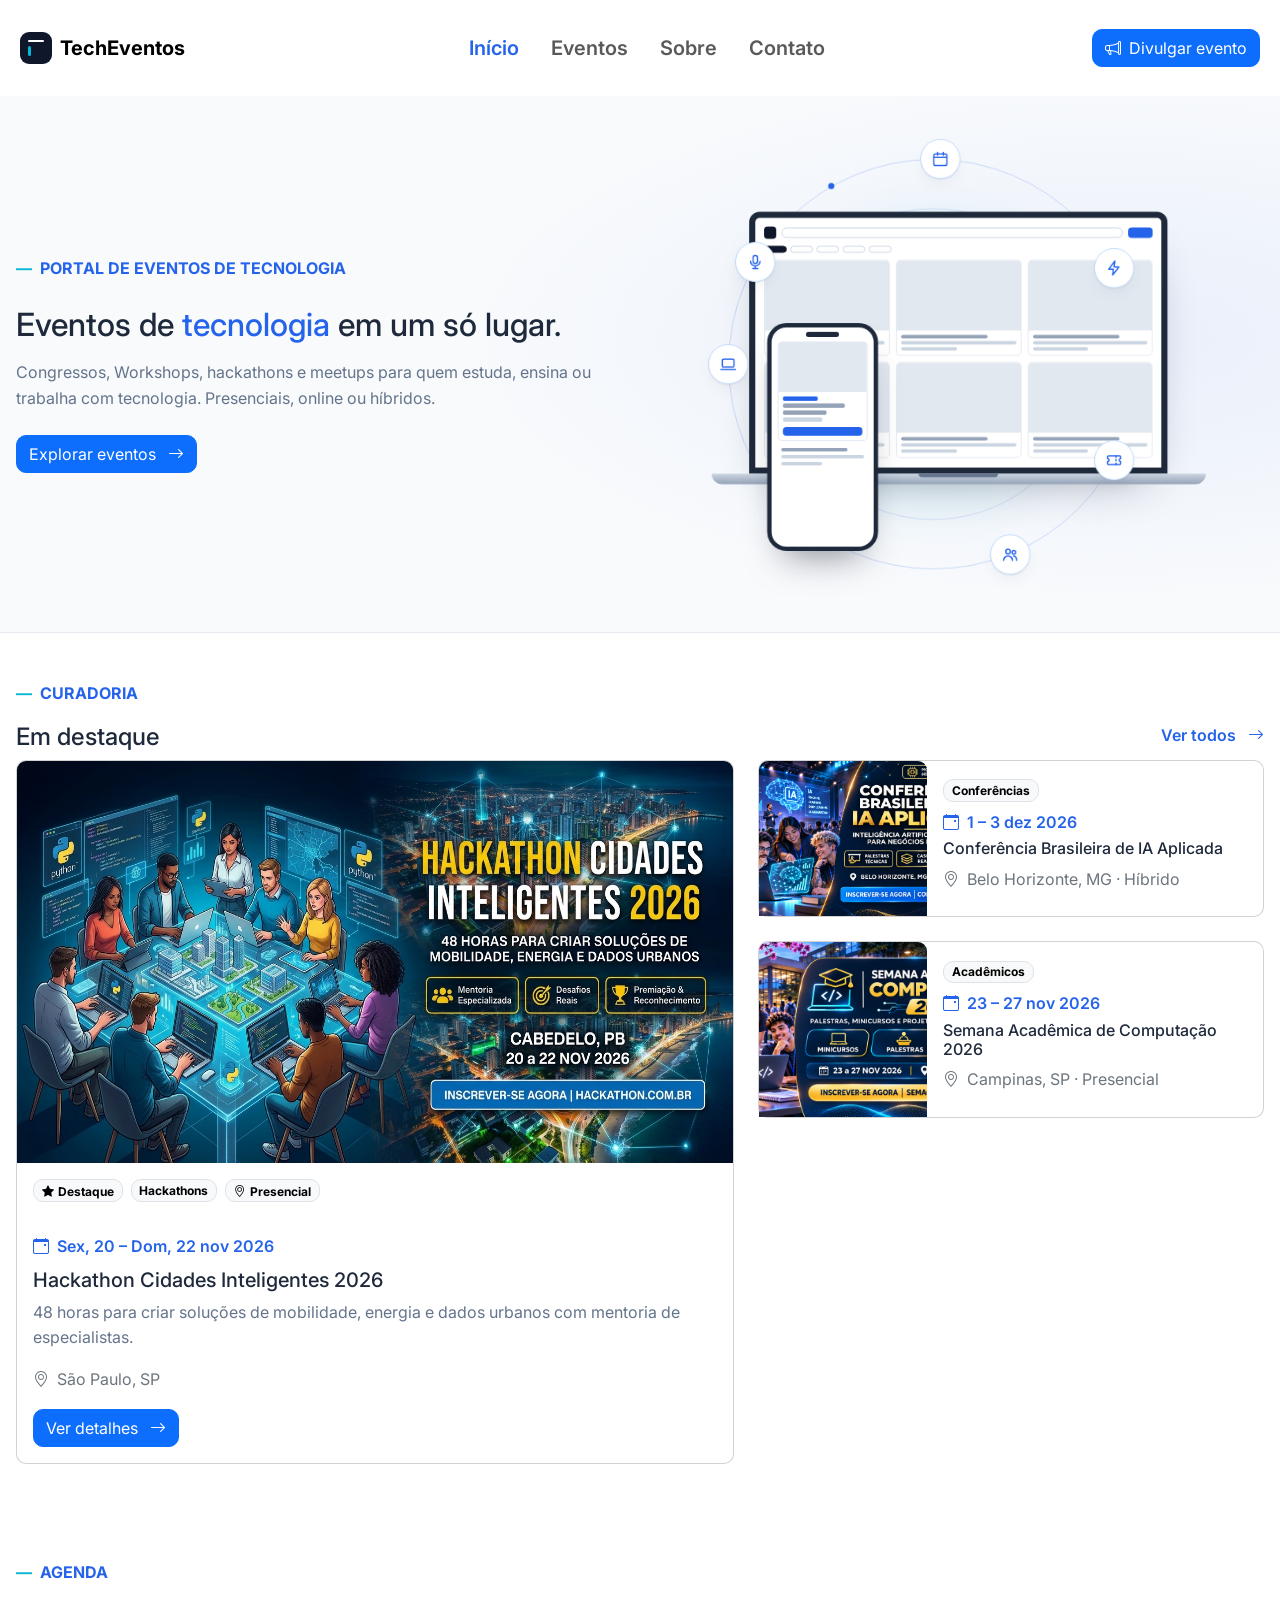
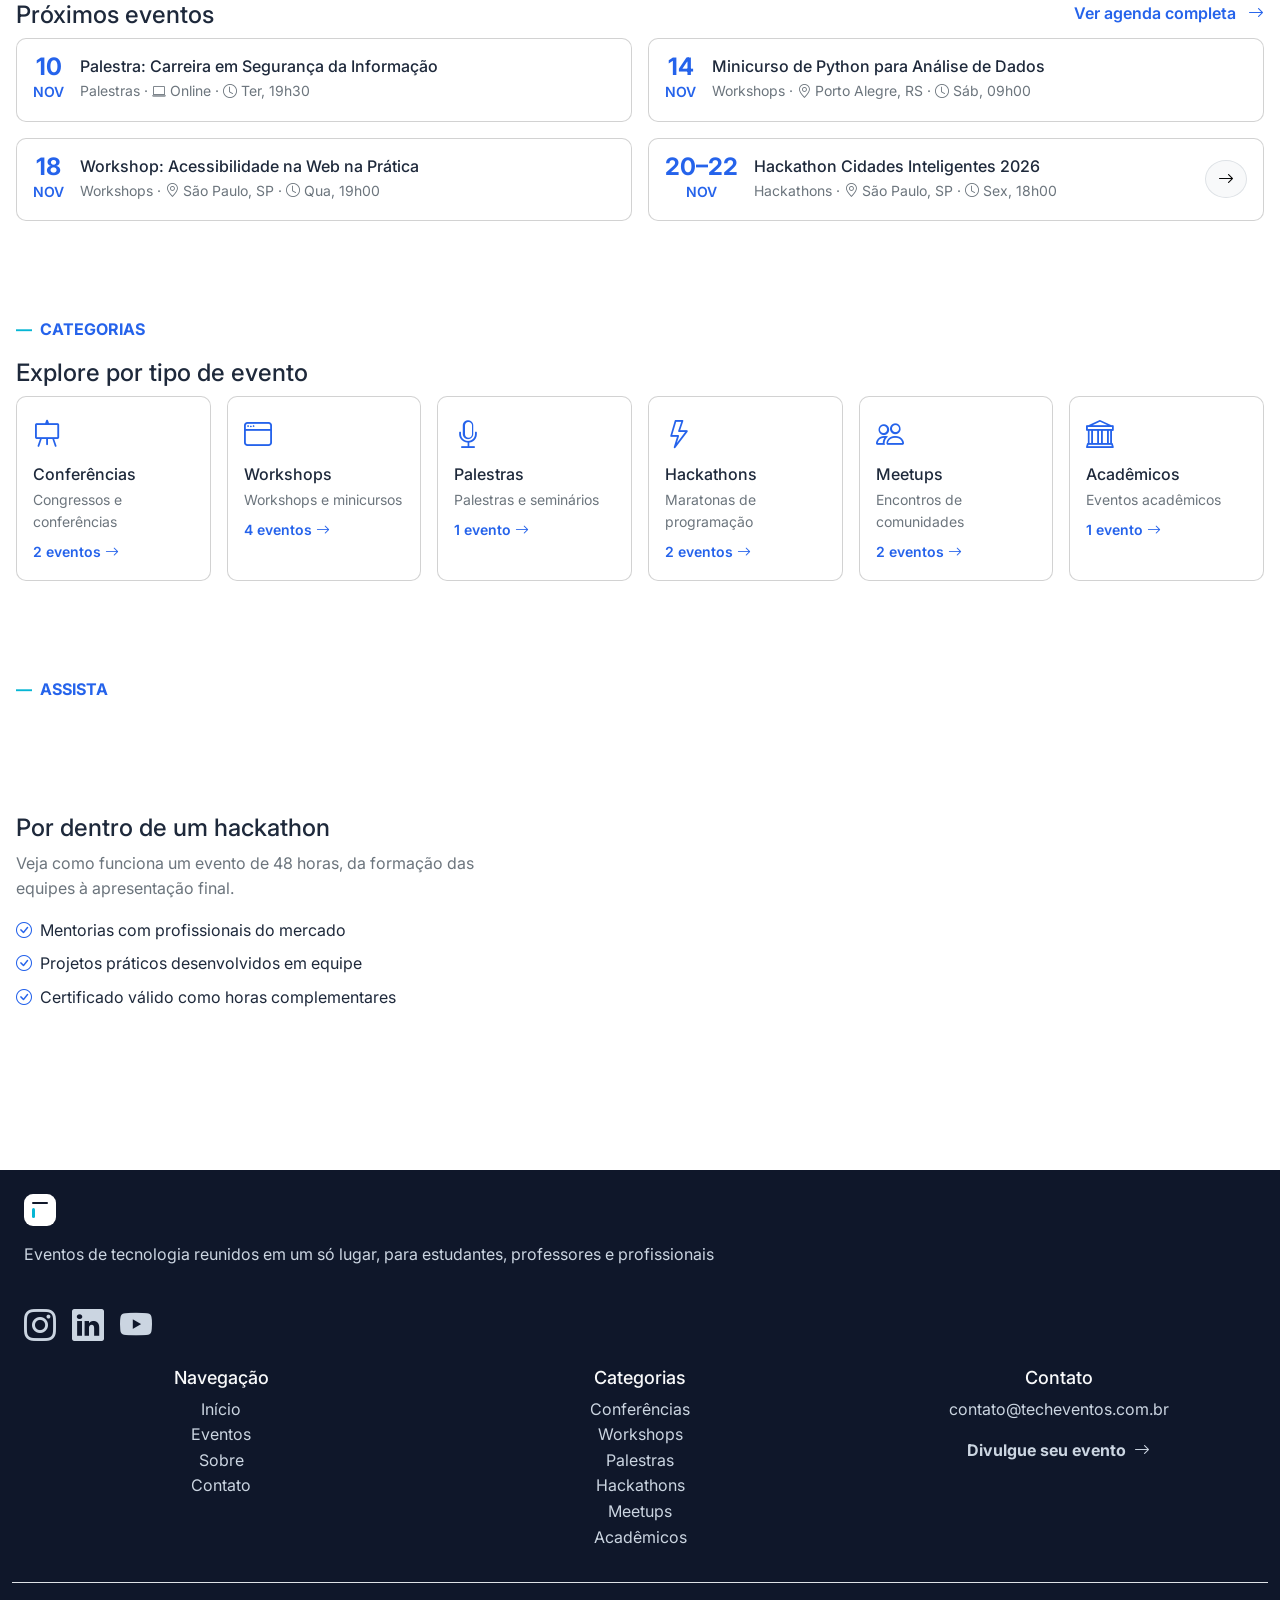
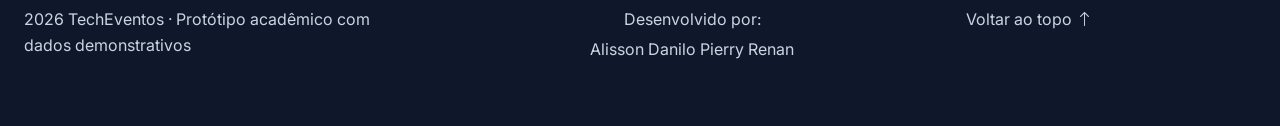
<file: index.html>
<!DOCTYPE html>
<html lang="pt-BR">
<head>
  <meta charset="UTF-8">
  <meta name="viewport" content="width=device-width, initial-scale=1.0">
  <link rel="preconnect" href="https://fonts.googleapis.com">
  <link rel="preconnect" href="https://fonts.gstatic.com" crossorigin>

  <link
    href="https://fonts.googleapis.com/css2?family=Inter:ital,opsz,wght@0,14..32,100..900;1,14..32,100..900&display=swap"
    rel="stylesheet"
  >
  <link 
    rel="stylesheet" 
    href="https://cdn.jsdelivr.net/npm/bootstrap@5.3.8/dist/css/bootstrap.min.css" 
    integrity="sha384-sRIl4kxILFvY47J16cr9ZwB07vP4J8+LH7qKQnuqkuIAvNWLzeN8tE5YBujZqJLB" crossorigin="anonymous"
  >
  <link 
    rel="stylesheet"
    href="https://cdn.jsdelivr.net/npm/bootstrap-icons@1.13.1/font/bootstrap-icons.min.css"
  >
  <link rel="stylesheet" href="./css/style.css">
  <link rel="icon" href="./images/techeventos-icone.svg" type="image/svg+xml">
  <title>Tech Eventos</title>
</head>
<body class="d-flex flex-column min-vh-100">
  <header class="m-2">
    <nav class="navbar navbar-expand-md">
      <div class="container-fluid">
        <a class="navbar-brand d-flex align-items-center gap-2" href="/">
          <img src="./images/techeventos-icone.svg" alt="Logomarca Tech Eventos" width="32" height="32">
          <span class="fw-bold">TechEventos</span>
        </a>

        <button 
          class="navbar-toggler me-3"
          type="button" 
          data-bs-toggle="offcanvas" 
          data-bs-target="#mobileMenu"
        >
          <span class="navbar-toggler-icon"></span>
        </button>

        <div 
        id="mobileMenu"
        class="offcanvas-md offcanvas-end" 
        style="--bs-offcanvas-width: 322px;"
        >
          <div class="offcanvas-header border-bottom">
            <a class="navbar-brand d-flex align-items-center gap-2" href="/">
              <img src="./images/techeventos-icone.svg" alt="Logomarca Tech Eventos">
              <span class="fw-bold" id="mobileMenuLabel">TechEventos</span>
            </a>
            <button 
              type="button"
              class="btn-close"
              data-bs-dismiss="offcanvas"
              data-bs-target="#mobileMenu"
              aria-label="Fechar menu"
            ></button>
          </div>

          <div class="offcanvas-body d-flex flex-column">
            <ul class="navbar-nav mx-lg-auto gap-md-3"
            >
              <li class="nav-item border-bottom py-2">
                <a href="/index.html" 
                class="nav-link d-flex justify-content-between align-items-center active"
                >
                  Início
                  <i class="bi bi-chevron-right d-md-none text-secondary" aria-hidden="true"></i>
                </a>
              </li>
              <li class="nav-item border-bottom py-2">
                <a href="./pages/eventos.html" 
                class="nav-link d-flex justify-content-between align-items-center"
                >
                  Eventos
                  <i class="bi bi-chevron-right d-md-none text-secondary" aria-hidden="true"></i>
                </a>
              </li>
              <li class="nav-item border-bottom py-2">
                <a href="./pages/sobre-contato.html" 
                class="nav-link d-flex justify-content-between align-items-center"
                >
                  Sobre
                  <i class="bi bi-chevron-right d-md-none text-secondary" aria-hidden="true"></i>
                </a>
              </li>
              <li class="nav-item border-bottom py-2">
                <a href="./pages/sobre-contato.html#contato" 
                class="nav-link d-flex justify-content-between align-items-center"
                >
                  Contato
                  <i class="bi bi-chevron-right d-md-none text-secondary" aria-hidden="true"></i>
                </a>
              </li>
            </ul>

            <div class="mt-auto d-md-none">
              <p class="small fw-medium">Organiza um evento de tecnologia?</p>
              <a 
              class="btn btn-primary w-100"
              href="./pages/sobre-contato.html#contato"
              >
                <i class="bi bi-megaphone me-2" aria-hidden="true"></i>
                Divulgar evento
              </a>
            </div>
          </div>
        </div>
        <a class="btn btn-primary d-none d-lg-inline-flex" href="./pages/sobre-contato.html#contato">
          <i class="bi bi-megaphone me-2" aria-hidden="true"></i>
          Divulgar evento
        </a>
      </div>
    </nav>
  </header>
  <main class="flex-grow-1" id="inicio">
    <section class="index-hero container-fluid py-5 d-flex flex-column gap-2">
      <p class="text-primary text-uppercase fw-bold fs"><span class="emerald me-2">—</span>Portal de Eventos de Tecnologia</p>
      <h1 class="w-75">Eventos de <span class="text-primary">tecnologia</span> em um só lugar.</h1>
      <p class="w-50">Congressos, Workshops, hackathons e meetups para quem estuda, ensina ou trabalha com tecnologia. Presenciais, online ou híbridos.</p>
      <a href="./pages/eventos.html" class="btn btn-primary align-self-center align-self-lg-start">Explorar eventos <i class="bi bi-arrow-right ms-2" aria-hidden="true"></i></a>
    </section>
    <section class="container-fluid py-5 px-3">
      <div class="row">
        <p class="col-12 text-primary text-uppercase fw-bold fs"><span class="emerald me-2">—</span>Curadoria</p>
        <div class="col-12 d-flex justify-content-between">
          <h2>Em destaque</h2>
          <a href="./pages/eventos.html" class="text-primary fw-semibold">Ver todos <i class="bi bi-arrow-right ms-2" aria-hidden="true"></i></a>
        </div>
      </div>
      <div class="row g-4">
        <div class="col-12 col-lg-7">
          <article class="card h-100">
            <div class="ratio ratio-16x9">
              <img class="card-img-top" src="./images/Evento-Hackathon-cidades-inteligentes-2026.png" alt="Banner Evento Hackathon Cidades Inteligentes 2026">
            </div>
            <div class="card-body">
              <div class="d-flex gap-2 flex-wrap mb-3">
                <p class="badge text-bg-light border"><i class="bi bi-star-fill me-1" aria-hidden="true"></i>Destaque</p>
                <p class="badge text-bg-light border">Hackathons</p>
                <p class="badge text-bg-light border"><i class="bi bi-geo-alt me-1" aria-hidden="true"></i>Presencial</p>
              </div>
              <p class="text-primary fw-semibold mb-2"><i class="bi bi-calendar-event me-2" aria-hidden="true"></i>Sex, 20 – Dom, 22 nov 2026</p>
              <h3 class="card-title h5">Hackathon Cidades Inteligentes 2026</h3>
              <p class="card-text">48 horas para criar soluções de mobilidade, energia e dados urbanos com mentoria de especialistas.</p>
              <p class="text-secondary"><i class="bi bi-geo-alt me-2" aria-hidden="true"></i>São Paulo, SP</p>
              <a href="./pages/detalhes.html" class="btn btn-primary">Ver detalhes <i class="bi bi-arrow-right ms-2" aria-hidden="true"></i></a>
            </div>
          </article>
        </div>

        <div class="col-12 col-lg-5 d-flex flex-column gap-4">
          <article class="card">
            <div class="row g-0">
              <div class="col-4">
                <div class="ratio ratio-16x9 h-100">
                  <img class="card-img-top object-fit-cover" src="./images/evento-conferência-brasileira-de-ia-aplicada.png" alt="Banner da Conferência Brasileira de IA Aplicada">
                </div>
              </div>
              <div class="col-8">
                <div class="card-body">
                  <p class="badge text-bg-light border mb-2">Conferências</p>
                  <p class="text-primary fw-semibold mb-1"><i class="bi bi-calendar-event me-2" aria-hidden="true"></i>1 – 3 dez 2026</p>
                  <h3 class="card-title h6">Conferência Brasileira de IA Aplicada</h3>
                  <p class="text-secondary mb-2"><i class="bi bi-geo-alt me-2" aria-hidden="true"></i>Belo Horizonte, MG · Híbrido</p>
                </div>
              </div>
            </div>
          </article>

            <article class="card">
              <div class="row g-0">
                <div class="col-4">
                  <div class="ratio ratio-16x9 h-100">
                    <img class="card-img-top object-fit-cover" src="./images/evento-semana-academica-de-computacao-2026.png" alt="Banner da Semana Acadêmica de Computação 2026">
                  </div>
                </div>
                <div class="col-8">
                  <div class="card-body">
                    <p class="badge text-bg-light border mb-2">Acadêmicos</p>
                    <p class="text-primary fw-semibold mb-1"><i class="bi bi-calendar-event me-2" aria-hidden="true"></i>23 – 27 nov 2026</p>
                    <h3 class="card-title h6">Semana Acadêmica de Computação 2026</h3>
                    <p class="text-secondary mb-2"><i class="bi bi-geo-alt me-2" aria-hidden="true"></i>Campinas, SP · Presencial</p>
                  </div>
                </div>
              </div>
            </article>
        </div>
      </div>

    </section>
    <section class="container-fluid py-5 px-3">
      <div class="row">
        <p class="col-12 text-primary text-uppercase fw-bold"><span class="emerald me-2">—</span>Agenda</p>
        <div class="col-12 d-flex justify-content-between">
          <h2>Próximos eventos</h2>
          <a href="./pages/eventos.html" class="text-primary fw-semibold">Ver agenda completa <i class="bi bi-arrow-right ms-2" aria-hidden="true"></i></a>
        </div>
      </div>
      <div class="row g-3">
        <div class="col-12 col-lg-6">
          <article class="card">
            <div class="card-body d-flex align-items-center gap-3">
              <div class="text-primary text-center">
                <span class="fs-4 fw-bold lh-1 d-block">10</span>
                <span class="small text-uppercase fw-semibold">Nov</span>
              </div>
              <div>
                <h3 class="h6 mb-1">Palestra: Carreira em Segurança da Informação</h3>
                <p class="small text-secondary mb-0">Palestras · <i class="bi bi-laptop" aria-hidden="true"></i> Online · <i class="bi bi-clock" aria-hidden="true"></i> Ter, 19h30</p>
              </div>
            </div>
          </article>
        </div>

        <div class="col-12 col-lg-6">
          <article class="card">
            <div class="card-body d-flex align-items-center gap-3">
              <div class="text-primary text-center">
                <span class="fs-4 fw-bold lh-1 d-block">14</span>
                <span class="small text-uppercase fw-semibold">Nov</span>
              </div>
              <div>
                <h3 class="h6 mb-1">Minicurso de Python para Análise de Dados</h3>
                <p class="small text-secondary mb-0">Workshops · <i class="bi bi-geo-alt" aria-hidden="true"></i> Porto Alegre, RS · <i class="bi bi-clock" aria-hidden="true"></i> Sáb, 09h00</p>
              </div>
            </div>
          </article>
        </div>

        <div class="col-12 col-lg-6">
          <article class="card">
            <div class="card-body d-flex align-items-center gap-3">
              <div class="text-primary text-center">
                <span class="fs-4 fw-bold lh-1 d-block">18</span>
                <span class="small text-uppercase fw-semibold">Nov</span>
              </div>
              <div>
                <h3 class="h6 mb-1">Workshop: Acessibilidade na Web na Prática</h3>
                <p class="small text-secondary mb-0">Workshops · <i class="bi bi-geo-alt" aria-hidden="true"></i> São Paulo, SP · <i class="bi bi-clock" aria-hidden="true"></i> Qua, 19h00</p>
              </div>
            </div>
          </article>
        </div>

        <div class="col-12 col-lg-6">
          <article class="card">
            <div class="card-body d-flex align-items-center gap-3">
              <div class="text-primary text-center">
                <span class="fs-4 fw-bold lh-1 d-block">20–22</span>
                <span class="small text-uppercase fw-semibold">Nov</span>
              </div>
              <div>
                <h3 class="h6 mb-1">Hackathon Cidades Inteligentes 2026</h3>
                <p class="small text-secondary mb-0">Hackathons · <i class="bi bi-geo-alt" aria-hidden="true"></i> São Paulo, SP · <i class="bi bi-clock" aria-hidden="true"></i> Sex, 18h00</p>
              </div>
              <a href="./pages/detalhes.html" class="btn btn-light border rounded-circle ms-auto" aria-label="Ver detalhes"><i class="bi bi-arrow-right" aria-hidden="true"></i></a>
            </div>
          </article>
        </div>
      </div>
    </section>

    <section class="container-fluid py-5 px-3">
      <div class="row">
        <p class="col-12 text-primary text-uppercase fw-bold"><span class="emerald me-2">—</span>Categorias</p>
        <div class="col-12">
          <h2>Explore por tipo de evento</h2>
        </div>
      </div>
      <div class="row g-3">
        <div class="col-6 col-md-4 col-xl-2">
          <article class="card h-100">
            <div class="card-body">
              <i class="bi bi-easel fs-3 text-primary" aria-hidden="true"></i>
              <h3 class="h6 mt-2 mb-1">
                <a class="stretched-link text-reset" href="./pages/eventos.html?categoria=conferencia">Conferências</a>
              </h3>
              <p class="small text-secondary mb-2">Congressos e conferências</p>
              <p class="small text-primary fw-semibold mb-0">2 eventos <i class="bi bi-arrow-right" aria-hidden="true"></i></p>
            </div>
          </article>
        </div>
        <div class="col-6 col-md-4 col-xl-2">
          <article class="card h-100">
            <div class="card-body">
              <i class="bi bi-window fs-3 text-primary" aria-hidden="true"></i>
              <h3 class="h6 mt-2 mb-1">
                <a class="stretched-link text-reset" href="./pages/eventos.html?categoria=workshop">Workshops</a>
              </h3>
              <p class="small text-secondary mb-2">Workshops e minicursos</p>
              <p class="small text-primary fw-semibold mb-0">4 eventos <i class="bi bi-arrow-right" aria-hidden="true"></i></p>
            </div>
          </article>
        </div>
        <div class="col-6 col-md-4 col-xl-2">
          <article class="card h-100">
            <div class="card-body">
              <i class="bi bi-mic fs-3 text-primary" aria-hidden="true"></i>
              <h3 class="h6 mt-2 mb-1">
                <a class="stretched-link text-reset" href="./pages/eventos.html?categoria=palestra">Palestras</a>
              </h3>
              <p class="small text-secondary mb-2">Palestras e seminários</p>
              <p class="small text-primary fw-semibold mb-0">1 evento <i class="bi bi-arrow-right" aria-hidden="true"></i></p>
            </div>
          </article>
        </div>
        <div class="col-6 col-md-4 col-xl-2">
          <article class="card h-100">
            <div class="card-body">
              <i class="bi bi-lightning fs-3 text-primary" aria-hidden="true"></i>
              <h3 class="h6 mt-2 mb-1">
                <a class="stretched-link text-reset" href="./pages/eventos.html?categoria=hackathon">Hackathons</a>
              </h3>
              <p class="small text-secondary mb-2">Maratonas de programação</p>
              <p class="small text-primary fw-semibold mb-0">2 eventos <i class="bi bi-arrow-right" aria-hidden="true"></i></p>
            </div>
          </article>
        </div>
        <div class="col-6 col-md-4 col-xl-2">
          <article class="card h-100">
            <div class="card-body">
              <i class="bi bi-people fs-3 text-primary" aria-hidden="true"></i>
              <h3 class="h6 mt-2 mb-1">
                <a class="stretched-link text-reset" href="./pages/eventos.html?categoria=meetup">Meetups</a>
              </h3>
              <p class="small text-secondary mb-2">Encontros de comunidades</p>
              <p class="small text-primary fw-semibold mb-0">2 eventos <i class="bi bi-arrow-right" aria-hidden="true"></i></p>
            </div>
          </article>
        </div>
        <div class="col-6 col-md-4 col-xl-2">
          <article class="card h-100">
            <div class="card-body">
              <i class="bi bi-bank fs-3 text-primary" aria-hidden="true"></i>
              <h3 class="h6 mt-2 mb-1">
                <a class="stretched-link text-reset" href="./pages/eventos.html?categoria=academico">Acadêmicos</a>
              </h3>
              <p class="small text-secondary mb-2">Eventos acadêmicos</p>
              <p class="small text-primary fw-semibold mb-0">1 evento <i class="bi bi-arrow-right" aria-hidden="true"></i></p>
            </div>
          </article>
        </div>
      </div>
    </section>

    <section class="container-fluid py-5 px-3">
      <div class="row">
        <p class="col-12 text-primary text-uppercase fw-bold"><span class="emerald me-2">—</span>Assista</p>
      </div>
      <div class="row g-4 align-items-center">
        <div class="col-12 col-lg-5">
          <h2>Por dentro de um hackathon</h2>
          <p class="text-secondary">Veja como funciona um evento de 48 horas, da formação das equipes à apresentação final.</p>
          <ul class="list-unstyled">
            <li class="mb-2"><i class="bi bi-check-circle text-primary me-2" aria-hidden="true"></i>Mentorias com profissionais do mercado</li>
            <li class="mb-2"><i class="bi bi-check-circle text-primary me-2" aria-hidden="true"></i>Projetos práticos desenvolvidos em equipe</li>
            <li class="mb-2"><i class="bi bi-check-circle text-primary me-2" aria-hidden="true"></i>Certificado válido como horas complementares</li>
          </ul>
        </div>
        <div class="col-12 col-lg-7">
          <div class="ratio ratio-16x9">
            <iframe src="https://www.youtube-nocookie.com/embed/FVN0t1vb7k8" title="Inside a Hong Kong Hackathon [Full Documentary]" allow="accelerometer; autoplay; clipboard-write; encrypted-media; gyroscope; picture-in-picture; web-share" referrerpolicy="strict-origin-when-cross-origin" allowfullscreen></iframe>
          </div>
        </div>
      </div>
    </section>
  </main>
  <footer class="container-fluid bg-dark p-4 text-light">
    <div class="row">
      <div class="col-12 d-flex flex-column gap-3">
        <img src="./images/techeventos-icone-negativo.svg" alt="Logomarca TechEventos branca" width="32" height="32">
        <p class="w-75">Eventos de tecnologia reunidos em um só lugar, para estudantes, professores e profissionais</p>
        <div class="d-flex gap-3">
          <a href="#" aria-label="Instagram"><i class="bi bi-instagram fs-2" aria-hidden="true"></i></a>
          <a href="#" aria-label="LinkedIn"><i class="bi bi-linkedin fs-2" aria-hidden="true"></i></a>
          <a href="#" aria-label="Youtube"><i class="bi bi-youtube fs-2" aria-hidden="true"></i></a>
        </div>
      </div>
    </div>
    <div class="row my-3">
      <div class="col-6 col-md text-lg-center">
        <h3 class="text-light">Navegação</h3>
        <nav>
          <ul class="list-unstyled">
            <li><a href="./index.html">Início</a></li>
            <li><a href="./pages/eventos.html">Eventos</a></li>
            <li><a href="./pages/sobre-contato.html">Sobre</a></li>
            <li><a href="./pages/sobre-contato.html#contato">Contato</a></li>
          </ul>
        </nav>
      </div>
      <div class="col-6 col-md text-lg-center">
        <h3 class="text-light">Categorias</h3>
        <nav>
          <ul class="list-unstyled">
            <li><a href="./pages/eventos.html?categoria=conferencia">Conferências</a></li>
            <li><a href="./pages/eventos.html?categoria=workshop">Workshops</a></li>
            <li><a href="./pages/eventos.html?categoria=palestra">Palestras</a></li>
            <li><a href="./pages/eventos.html?categoria=hackathon">Hackathons</a></li>
            <li><a href="./pages/eventos.html?categoria=meetup">Meetups</a></li>
            <li><a href="./pages/eventos.html?categoria=academico">Acadêmicos</a></li>
          </ul>
        </nav>
      </div>
      <div class="col-12 col-md text-lg-center">
        <h3 class="text-light">Contato</h3>
        <div class="d-flex flex-column justify-content-lg-center">
          <p>contato@techeventos.com.br</p>
          <a class="d-flex justify-content-lg-center gap-2 fw-bold" href="./pages/sobre-contato.html#contato">Divulgue seu evento <i class="bi bi-arrow-right" aria-hidden="true"></i></a>
        </div>
      </div>
    </div>
    <div class="row border-top py-4">
      <p class="col-12 col-md-4"><i class="bi bi-copyright" aria-hidden="true"></i> <span id="anoAtual"></span> TechEventos · Protótipo acadêmico com dados demonstrativos</p>
      <div class="col-12 col-md-5 gap-md-3 text-lg-center">
        <p class="mb-1">Desenvolvido por:</p>
        <p>
          <a href="https://github.com/AlissonFelipeS" target="_blank" rel="noopener noreferrer">Alisson</a>
          <a href="https://github.com/danilo-fq" target="_blank" rel="noopener noreferrer">Danilo</a>
          <a href="https://github.com/pierryzxwrld-ui" target="_blank" rel="noopener noreferrer">Pierry</a>
          <a href="https://github.com/renansantz" target="_blank" rel="noopener noreferrer">Renan</a>
        </p>
      </div>
      <a class="col-12 col-md-3" href="#" id="meuBotao">Voltar ao topo <i class="bi bi-arrow-up" aria-hidden="true"></i></a>
    </div>
  </footer>

  <script src="js/script.js"></script>
  
  <script 
    src="https://cdn.jsdelivr.net/npm/bootstrap@5.3.8/dist/js/bootstrap.bundle.min.js"
    integrity="sha384-FKyoEForCGlyvwx9Hj09JcYn3nv7wiPVlz7YYwJrWVcXK/BmnVDxM+D2scQbITxI" 
    crossorigin="anonymous"
  ></script>
</body>
</html>
</file>
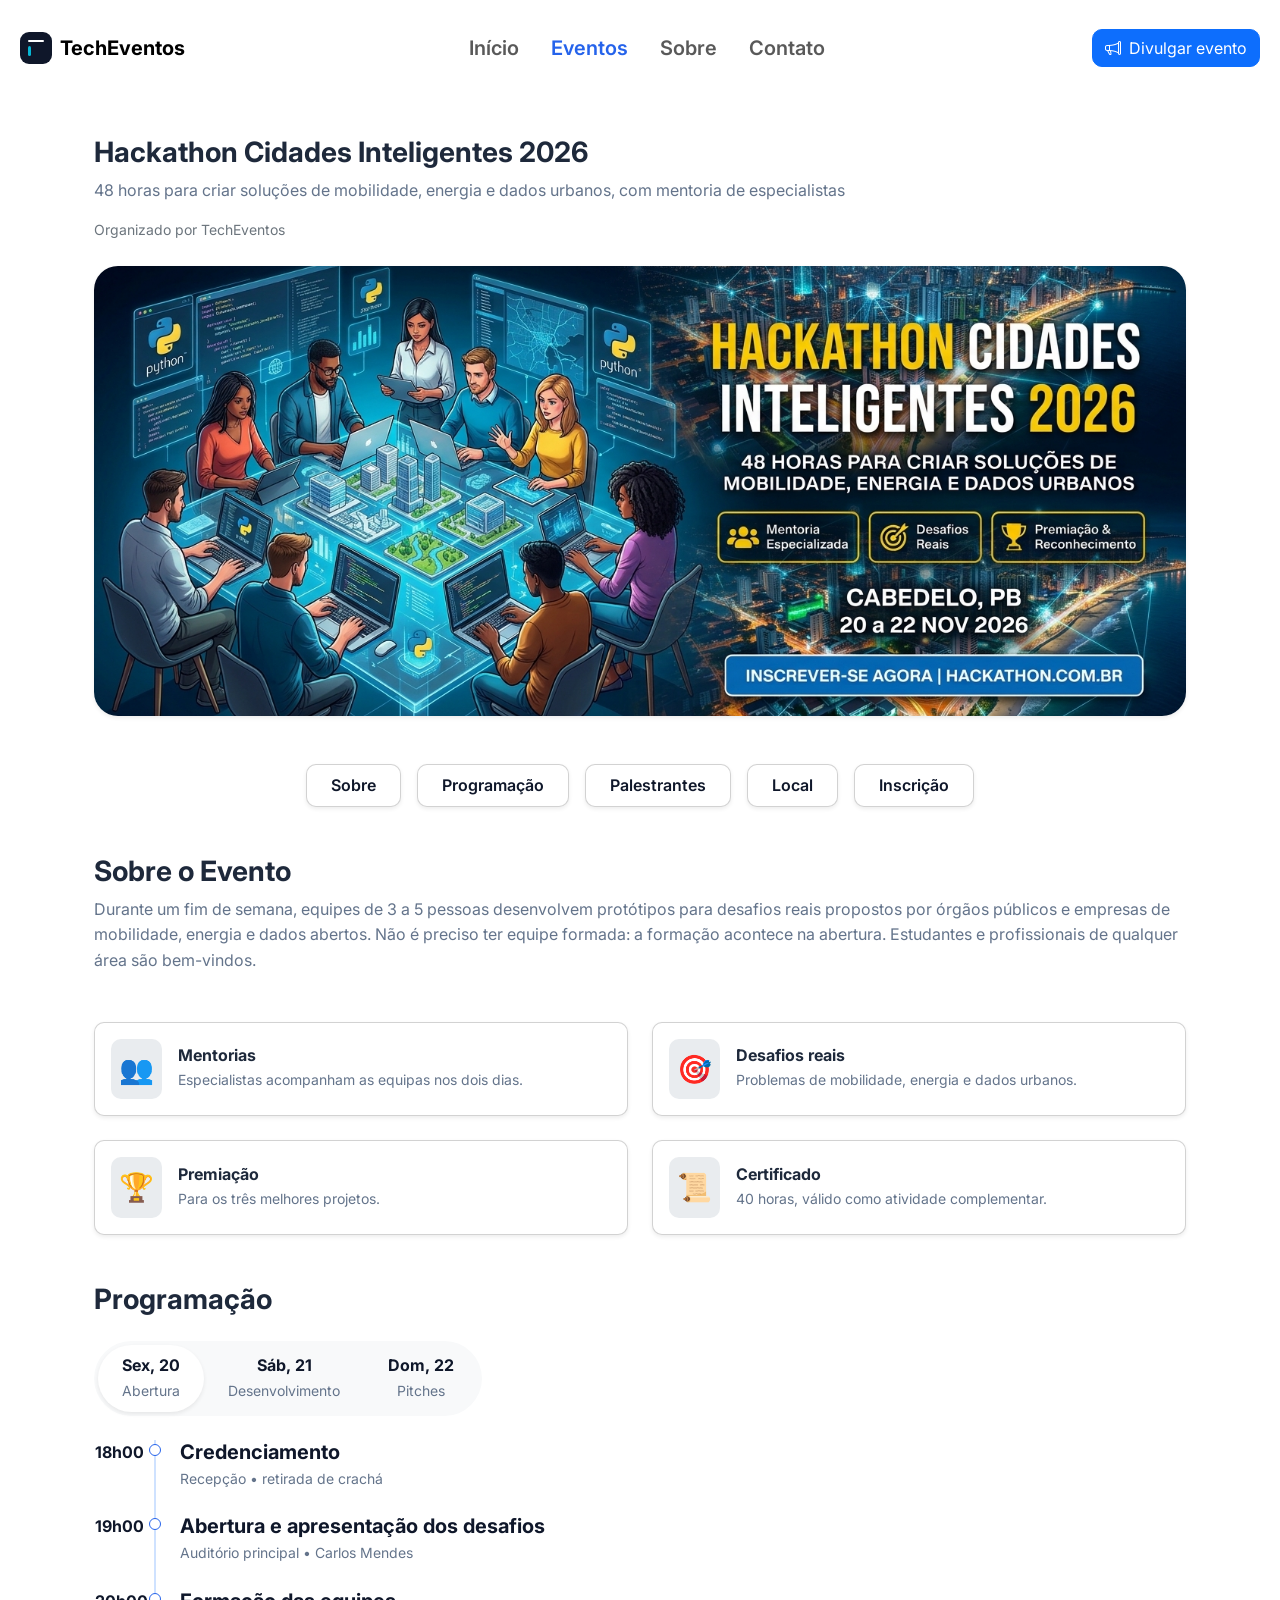
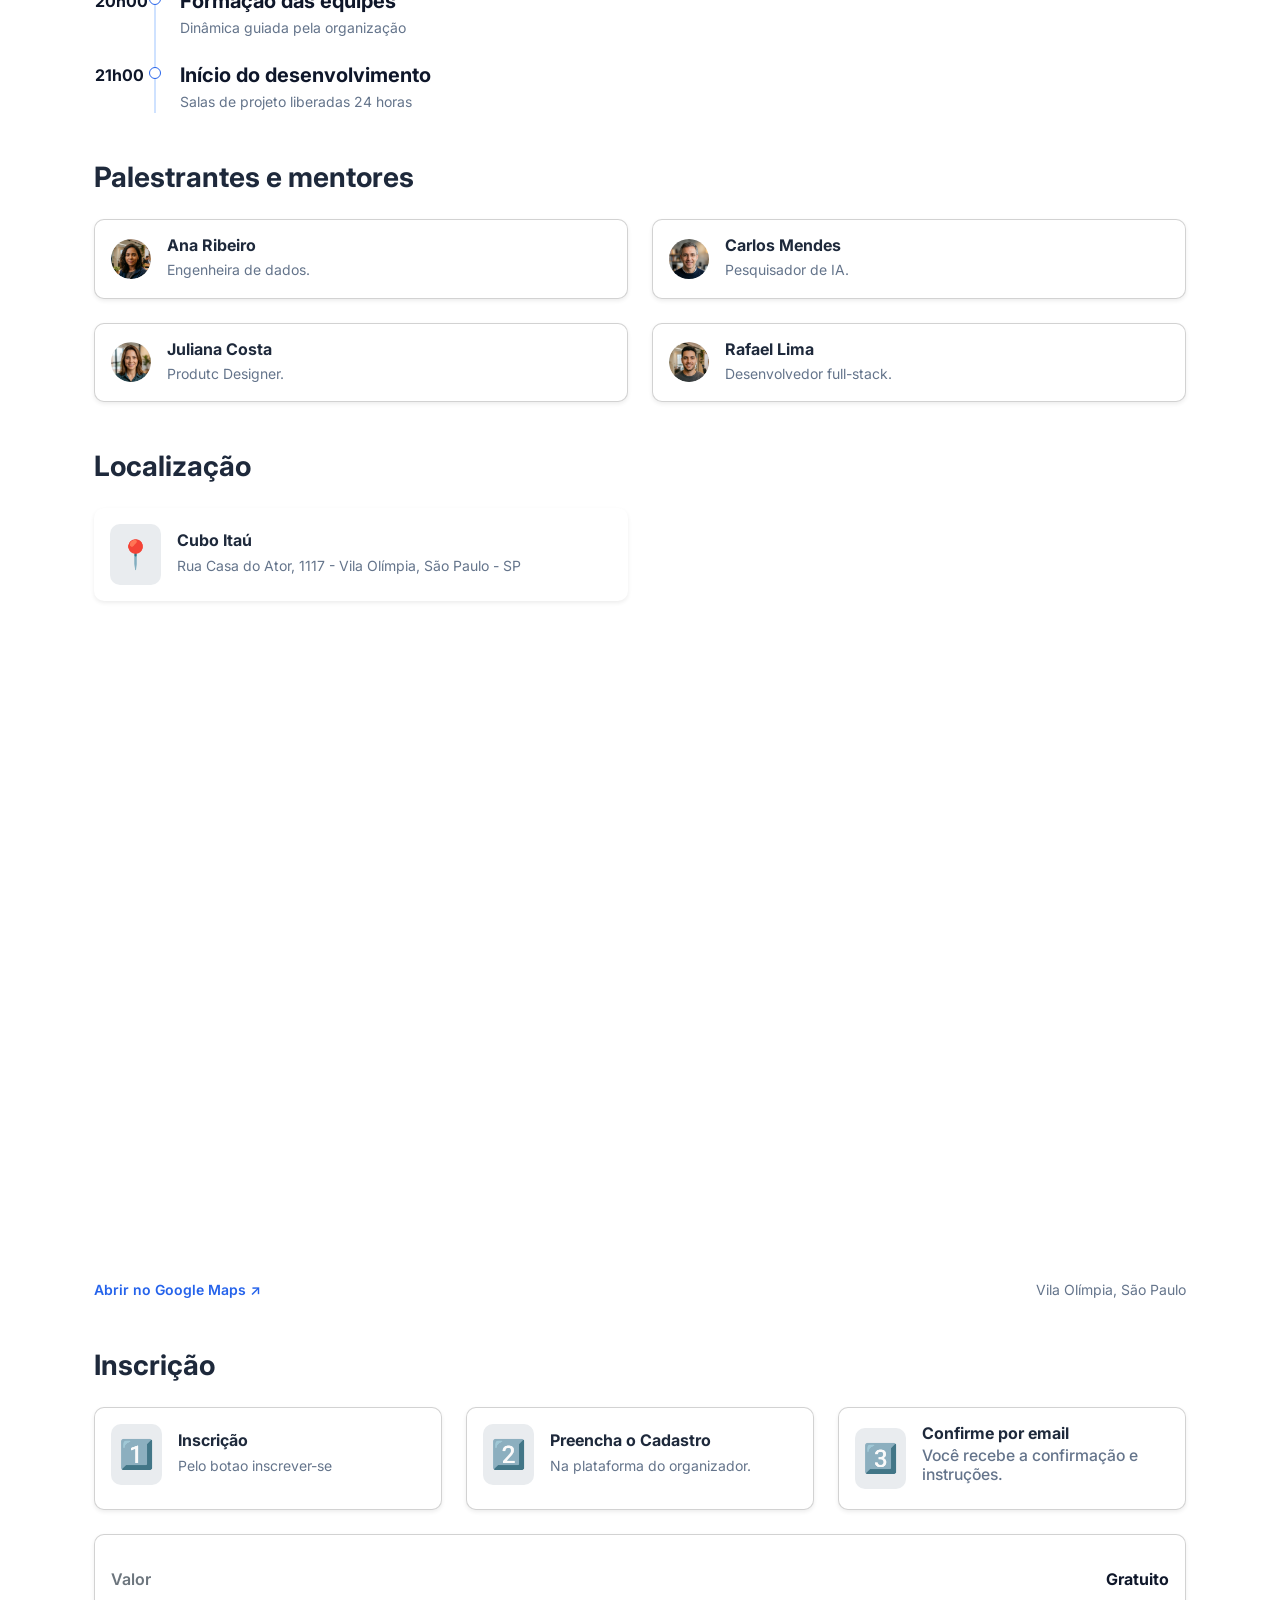
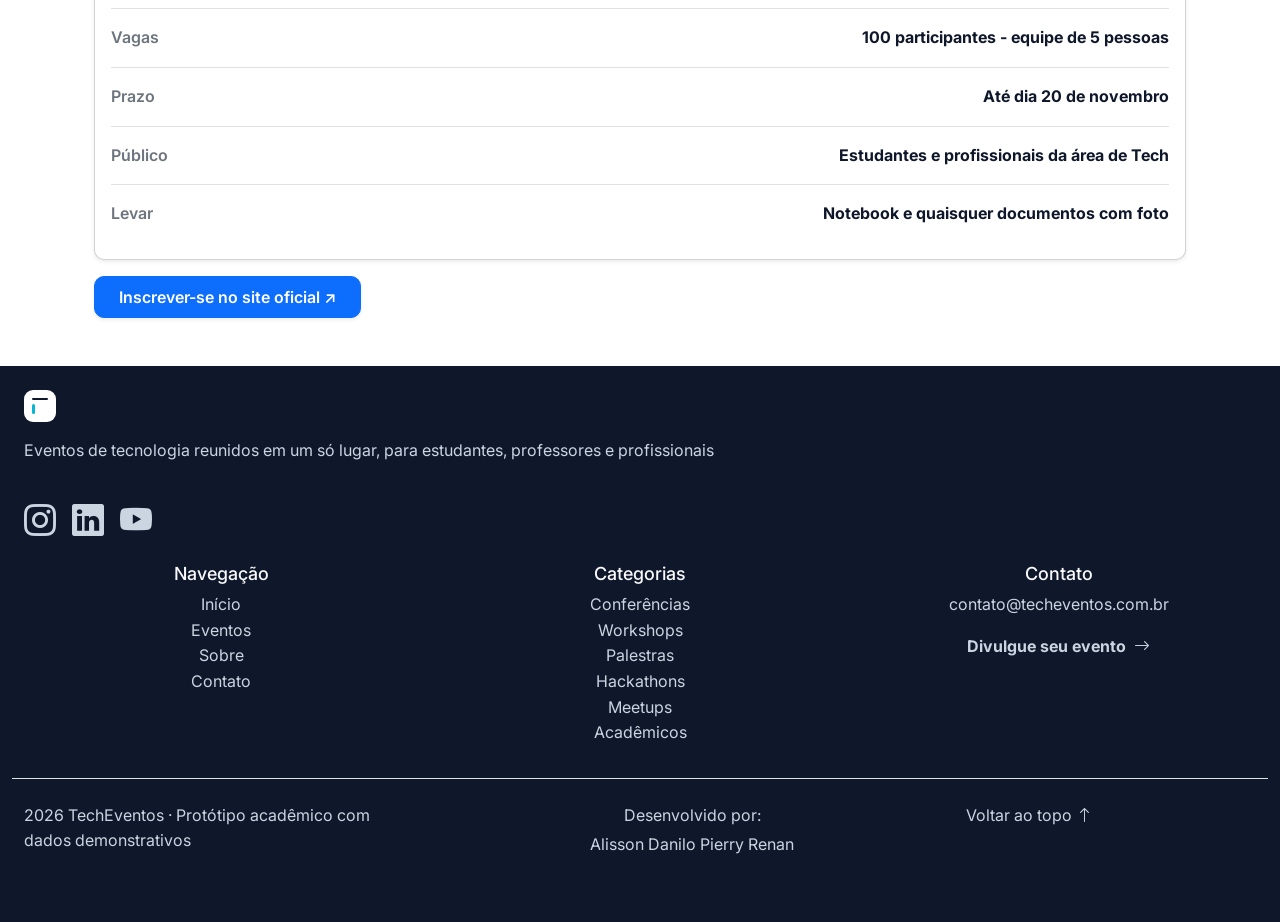
<file: pages/detalhes.html>
<!--Pagina de detalhes do evento-->
<!DOCTYPE html>
<html lang="pt-BR">
<head>
  <meta charset="UTF-8">
  <meta name="viewport" content="width=device-width, initial-scale=1.0">
  <link rel="preconnect" href="https://fonts.googleapis.com">
  <link rel="preconnect" href="https://fonts.gstatic.com" crossorigin>
  <link
    href="https://fonts.googleapis.com/css2?family=Inter:ital,opsz,wght@0,14..32,100..900;1,14..32,100..900&display=swap"
    rel="stylesheet"
  >
  <link
    rel="stylesheet"
    href="https://cdn.jsdelivr.net/npm/bootstrap@5.3.8/dist/css/bootstrap.min.css"
    integrity="sha384-sRIl4kxILFvY47J16cr9ZwB07vP4J8+LH7qKQnuqkuIAvNWLzeN8tE5YBujZqJLB" crossorigin="anonymous"
  >
  <link
    rel="stylesheet"
    href="https://cdn.jsdelivr.net/npm/bootstrap-icons@1.13.1/font/bootstrap-icons.min.css"
  >
  <link rel="stylesheet" href="../css/style.css">
  <link rel="icon" href="../images/techeventos-icone.svg" type="image/svg+xml">
  <title>Detalhes do evento · TechEventos</title>
</head>
<body>
  <header class="m-2">
    <nav class="navbar navbar-expand-md">
      <div class="container-fluid">
        <a class="navbar-brand d-flex align-items-center gap-2" href="../index.html">
          <img src="../images/techeventos-icone.svg" alt="Logomarca Tech Eventos" width="32" height="32">
          <span class="fw-bold">TechEventos</span>
        </a>

        <button class="navbar-toggler me-3" type="button" data-bs-toggle="offcanvas" data-bs-target="#mobileMenu">
          <span class="navbar-toggler-icon"></span>
        </button>

        <div id="mobileMenu" class="offcanvas-md offcanvas-end" style="--bs-offcanvas-width: 322px;">
          <div class="offcanvas-header border-bottom">
            <a class="navbar-brand d-flex align-items-center gap-2" href="../index.html">
              <img src="../images/techeventos-icone.svg" alt="Logomarca Tech Eventos">
              <span class="fw-bold" id="mobileMenuLabel">TechEventos</span>
            </a>
            <button type="button" class="btn-close" data-bs-dismiss="offcanvas" data-bs-target="#mobileMenu" aria-label="Fechar menu"></button>
          </div>

          <div class="offcanvas-body d-flex flex-column">
            <ul class="navbar-nav mx-lg-auto gap-md-3">
              <li class="nav-item border-bottom py-2">
                <a href="../index.html" class="nav-link d-flex justify-content-between align-items-center">
                  Início
                  <i class="bi bi-chevron-right d-md-none text-secondary" aria-hidden="true"></i>
                </a>
              </li>
              <li class="nav-item border-bottom py-2">
                <a href="./eventos.html" class="nav-link d-flex justify-content-between align-items-center active" aria-current="page">
                  Eventos
                  <i class="bi bi-chevron-right d-md-none text-secondary" aria-hidden="true"></i>
                </a>
              </li>
              <li class="nav-item border-bottom py-2">
                <a href="./sobre-contato.html" class="nav-link d-flex justify-content-between align-items-center">
                  Sobre
                  <i class="bi bi-chevron-right d-md-none text-secondary" aria-hidden="true"></i>
                </a>
              </li>
              <li class="nav-item border-bottom py-2">
                <a href="./sobre-contato.html#contato" class="nav-link d-flex justify-content-between align-items-center">
                  Contato
                  <i class="bi bi-chevron-right d-md-none text-secondary" aria-hidden="true"></i>
                </a>
              </li>
            </ul>

            <div class="mt-auto d-md-none">
              <p class="small fw-medium">Organiza um evento de tecnologia?</p>
              <a class="btn btn-primary w-100" href="./sobre-contato.html#contato">
                <i class="bi bi-megaphone me-2" aria-hidden="true"></i>
                Divulgar evento
              </a>
            </div>
          </div>
        </div>

        <a class="btn btn-primary d-none d-lg-inline-flex" href="./sobre-contato.html#contato">
          <i class="bi bi-megaphone me-2" aria-hidden="true"></i>
          Divulgar evento
        </a>
      </div>
    </nav>

      
  </header>

  <main class="container">


    <section id="Apresentação" class="container my-5">
      <h2 class="h3 fw-bold mb-2">Hackathon Cidades Inteligentes 2026</h2>
        <p class="text-muted mb-3">48 horas para criar soluções de mobilidade, energia e dados urbanos, com mentoria de especialistas</p>
        <p class="text-secondary small mb-4">Organizado por TechEventos</p>
    
    <!-- Bootstrap de linha e coluna para caber imagem-->
      <div class="row">
        <div class="col-12">
            <img src="../images/Evento-Hackathon-cidades-inteligentes-2026.png" alt="Foto do evento" class="img-fluid rounded-4 shadow-sm w-100 object-fit-cover" style="max-height: 450px;">
        </div>
      </div>
    </section>
    


    <section id="Botões de Navegação" class="container my-5">
    
    <!-- Botões de navegação -->
      <div class="row justify-content-center g-3">
        
        <!-- Botão 1: Sobre -->
        <div class="col-6 col-md-auto">
            <div class="card p-2 shadow-sm card-hover text-center">
                <a href="#Sobre" class="text-decoration-none fw-semibold text-dark px-3">Sobre</a>
            </div>
        </div>

        <!-- Botão 2: Programação -->
        <div class="col-6 col-md-auto">
            <div class="card p-2 shadow-sm card-hover text-center">
                <a href="#Programação" class="text-decoration-none fw-semibold text-dark px-3">Programação</a>
            </div>
        </div>

        <!-- Botão 3: Palestrantes -->
        <div class="col-6 col-md-auto">
            <div class="card p-2 shadow-sm card-hover text-center">
                <a href="#Palestrantes" class="text-decoration-none fw-semibold text-dark px-3">Palestrantes</a>
            </div>
        </div>

        <!-- Botão 4: Local -->
        <div class="col-6 col-md-auto">
            <div class="card p-2 shadow-sm card-hover text-center">
                <a href="#Local" class="text-decoration-none fw-semibold text-dark px-3">Local</a>
            </div>
        </div>

        <!-- Botão 5: Inscrição -->
        <div class="col-6 col-md-auto">
            <div class="card p-2 shadow-sm card-hover text-center">
                <a href="#Inscrição" class="text-decoration-none fw-semibold text-dark px-3">Inscrição</a>
            </div>
        </div>

      </div>
    </section>
      
    <section id="Sobre" class="container my-5">
      <h2 class="h3 fw-bold mb-2">Sobre o Evento</h2>
        <p>Durante um fim de semana, equipes de 3 a 5 pessoas desenvolvem protótipos para desafios reais
        propostos por órgãos públicos e empresas de mobilidade, energia e dados abertos. 
        Não é preciso ter equipe formada: a formação acontece na abertura. Estudantes e profissionais de qualquer área são bem-vindos.</p>
        
    </section> <!-- Card de Sobre Eventos--> 
        <section id="sobre-evento" class="container my-5">

        <!-- Bootstrap de Cards -->
        <div class="row g-4">
            
            <!-- Card 1 -->
            <div class="col-12 col-md-6">
            <div class="card h-100 p-3 shadow-sm card-hover">
                <div class="d-flex align-items-center gap-3">
                <div class="fs-3 p-2 bg-body-secondary rounded">👥</div>
                <div>
                    <h3 class="h6 fw-bold mb-1">Mentorias</h3>
                    <p class="text-muted small mb-0">Especialistas acompanham as equipas nos dois dias.</p>
                </div>
                </div>
            </div>
            </div>

            <!-- Card 2 -->
            <div class="col-12 col-md-6">
            <div class="card h-100 p-3 shadow-sm card-hover">
                <div class="d-flex align-items-center gap-3">
                <div class="fs-3 p-2 bg-body-secondary rounded">🎯</div>
                <div>
                    <h3 class="h6 fw-bold mb-1">Desafios reais</h3>
                    <p class="text-muted small mb-0">Problemas de mobilidade, energia e dados urbanos.</p>
                </div>
                </div>
            </div>
            </div>

            <!-- Card 3 -->
            <div class="col-12 col-md-6">
            <div class="card h-100 p-3 shadow-sm card-hover">
                <div class="d-flex align-items-center gap-3">
                <div class="fs-3 p-2 bg-body-secondary rounded">🏆</div>
                <div>
                    <h3 class="h6 fw-bold mb-1">Premiação</h3>
                    <p class="text-muted small mb-0">Para os três melhores projetos.</p>
                </div>
                </div>
            </div>
            </div>

            <!-- Card 4 -->
            <div class="col-12 col-md-6">
            <div class="card h-100 p-3 shadow-sm card-hover">
                <div class="d-flex align-items-center gap-3">
                <div class="fs-3 p-2 bg-body-secondary rounded">📜</div>
                <div>
                    <h3 class="h6 fw-bold mb-1">Certificado</h3>
                    <p class="text-muted small mb-0">40 horas, válido como atividade complementar.</p>
                </div>
                </div>
            </div>
            </div>

        </div>
        </section>
    

    <!--Seção de programação do evento -->    
    <section id="Programação" class="container my-5">
        <h2 class="h3 fw-bold mb-4">Programação</h2>

        <!--Adiciona abas para a programação -->
        <ul class="nav nav-pills bg-light p-1 rounded-pill d-inline-flex mb-4" id="pills-tab" role="tablist">
          <!--Botao 1-->
          <li class="nav-item" role="presentation">
            <button class="nav-link active rounded-pill px-4 py-2 text-dark bg-white shadow-sm" id="pills-sex-tab" data-bs-toggle="pill" data-bs-target="#pills-sex" type="button" role="tab">
              <strong>Sex, 20</strong><br><small class="text-muted">Abertura</small>
            </button>
          </li>
          <!--Botao 2-->
          <li class="nav-item" role="presentation">
            <button class="nav-link rounded-pill px-4 py-2 text-dark" id="pills-sab-tab" data-bs-toggle="pill" data-bs-target="#pills-sab" type="button" role="tab">
              <strong>Sáb, 21</strong><br><small class="text-muted">Desenvolvimento</small>
            </button>
          </li>
          <!--Botao 3-->
          <li class="nav-item" role="presentation">
            <button class="nav-link rounded-pill px-4 py-2 text-dark" id="pills-dom-tab" data-bs-toggle="pill" data-bs-target="#pills-dom" type="button" role="tab">
              <strong>Dom, 22</strong><br><small class="text-muted">Pitches</small>
            </button>
          </li>
        </ul>

        <div class="tab-content" id="pills-tabContent">
          <!--Aba de sexta-feira-->
          <div class="tab-pane fade show active" id="pills-sex" role="tabpanel">
            
            <!-- Linha do Tempo Vertical -->
            <div class="timeline position-relative ps-4" style="border-left: 2px solid #cfe2ff; margin-left: 60px;">
              
              <!-- Item 1: Credenciamento -->
              <div class="position-relative mb-4">
                <span class="position-absolute text-dark" style="left: -85px; top: 0; font-weight: bold;">18h00</span>
                <span class="position-absolute bg-white border border-primary rounded-circle" style="left: -31.5px; top: 4px; width: 12px; height: 12px;"></span>
                <div>
                  <h5 class="fw-bold mb-1 text-dark">Credenciamento</h5>
                  <p class="text-muted small mb-0">Recepção • retirada de crachá</p>
                </div>
              </div>
              
              <!-- Item 2: Abertura -->
              <div class="position-relative mb-4">
                <span class="position-absolute text-dark" style="left: -85px; top: 0; font-weight: bold;">19h00</span>
                <span class="position-absolute bg-white border border-primary rounded-circle" style="left: -31.5px; top: 4px; width: 12px; height: 12px;"></span>
                <div>
                  <h5 class="fw-bold mb-1 text-dark">Abertura e apresentação dos desafios</h5>
                  <p class="text-muted small mb-0">Auditório principal • Carlos Mendes</p>
                </div>
              </div>

              <!-- Item 3: Formação -->
              <div class="position-relative mb-4">
                <span class="position-absolute text-dark" style="left: -85px; top: 0; font-weight: bold;">20h00</span>
                <span class="position-absolute bg-white border border-primary rounded-circle" style="left: -31.5px; top: 4px; width: 12px; height: 12px;"></span>
                <div>
                  <h5 class="fw-bold mb-1 text-dark">Formação das equipes</h5>
                  <p class="text-muted small mb-0">Dinâmica guiada pela organização</p>
                </div>
              </div>

              <!-- Item 4: Início -->
              <div class="position-relative">
                <span class="position-absolute text-dark" style="left: -85px; top: 0; font-weight: bold;">21h00</span>
                <span class="position-absolute bg-white border border-primary rounded-circle" style="left: -31.5px; top: 4px; width: 12px; height: 12px;"></span>
                <div>
                  <h5 class="fw-bold mb-1 text-dark">Início do desenvolvimento</h5>
                  <p class="text-muted small mb-0">Salas de projeto liberadas 24 horas</p>
                </div>
              </div>

            </div>
          </div>
          
          <!-- Aba de sabado-->
          <div class="tab-pane fade " id="pills-sab" role="tabpanel">

            <div class="timeline position-relative ps-4" style="border-left: 2px solid #cfe2ff; margin-left: 60px;">
                
                  <!-- Item 1: Aguardando atualizações-->
                  <div class="position-relative mb-4">
                    <span class="position-absolute text-dark" style="left: -85px; top: 0; font-weight: bold;">18h00</span>
                    <span class="position-absolute bg-white border border-primary rounded-circle" style="left: -31.5px; top: 4px; width: 12px; height: 12px;"></span>
                    <div>
                      <h5 class="fw-bold mb-1 text-dark">Aguardando atualizações</h5>
                    </div>
                  </div>
              </div>
           </div>
          <!-- Aba de domingo-->
          <div class="tab-pane fade" id="pills-dom" role="tabpanel">

            <div class="timeline position-relative ps-4" style="border-left: 2px solid #cfe2ff; margin-left: 60px;">
              
                <!-- Item 1: Aguardando atualizações-->
                <div class="position-relative mb-4">
                  <span class="position-absolute text-dark" style="left: -85px; top: 0; font-weight: bold;">18h00</span>
                  <span class="position-absolute bg-white border border-primary rounded-circle" style="left: -31.5px; top: 4px; width: 12px; height: 12px;"></span>
                  <div>
                    <h5 class="fw-bold mb-1 text-dark">Aguardando atualizações</h5>
                  </div>
                </div>
            </div>
        </div>
    </section>    


    <section id="Palestrantes" class="container my-5">
      <h2 class="h3 fw-bold mb-4">Palestrantes e mentores</h2>
            
      <!-- Grelha dos Palestrantes e Mentores -->
      <div class="row g-4">
          
          <!-- Card 1/Ana Ribeiro -->
          <div class="col-12 col-md-6">
          <div class="card h-100 p-3 shadow-sm card-hover">
              <div class="d-flex align-items-center gap-3">
                <img src=../images/Ana.png alt="Foto da Ana Ribeiro" class="rounded-circle" style="width: 40px; height: 40px; object-fit: cover;">
                  <div>
                      <h3 class="h6 fw-bold mb-1">Ana Ribeiro</h3>
                      <p class="text-muted small mb-0">Engenheira de dados.</p>
                  </div>
                </div>
            </div>
          </div>

          <!-- Card 2/Carlos -->
          <div class="col-12 col-md-6">
          <div class="card h-100 p-3 shadow-sm card-hover">
              <div class="d-flex align-items-center gap-3">
                <img src=../images/Carlos.png alt="Foto do Carlos Mendes" class="rounded-circle" style="width: 40px; height: 40px; object-fit: cover;">
                  <div>
                      <h3 class="h6 fw-bold mb-1">Carlos Mendes</h3>
                      <p class="text-muted small mb-0">Pesquisador de IA.</p>
                  </div>
                </div>
            </div>
          </div>

          <!-- Card 3/Juliana Costa -->
          <div class="col-12 col-md-6">
          <div class="card h-100 p-3 shadow-sm card-hover">
              <div class="d-flex align-items-center gap-3">
                <img src="../images/Juliana.png" alt="Foto da Juliana Costa" class="rounded-circle" style="width: 40px; height: 40px; object-fit: cover;">
                  <div>
                      <h3 class="h6 fw-bold mb-1">Juliana Costa</h3>
                      <p class="text-muted small mb-0">Produtc Designer.</p>
                  </div>
                </div>
            </div>
          </div>

          <!-- Card 4/Rafael Lima -->
          <div class="col-12 col-md-6">
          <div class="card h-100 p-3 shadow-sm card-hover">
              <div class="d-flex align-items-center gap-3">
                <img src=../images/Rafael.png alt="Foto do Rafael Lima" class="rounded-circle" style="width: 40px; height: 40px; object-fit: cover;">
                  <div>
                      <h3 class="h6 fw-bold mb-1">Rafael Lima</h3>
                      <p class="text-muted small mb-0">Desenvolvedor full-stack.</p>
                  </div>
                </div>
            </div>
          </div>
    </section> 


    <section id="Local" class="container my-5">
      <h2 class="h3 fw-bold mb-4">Localização</h2>

    
      <div class="row g-4">
          
          <!-- Local -->
        <div class="col-12 col-md-6">
            <div class="card h-100 p-3 shadow-sm border-0">
              <div class="d-flex align-items-center gap-3">
              <div class="fs-3 p-2 bg-body-secondary rounded">📍</div>
              <div>
                  <h3 class="h6 fw-bold mb-1">Cubo Itaú</h3>
                  <p class="text-muted small mb-0">Rua Casa do Ator, 1117 - Vila Olímpia, São Paulo - SP</p>
              </div>
              </div>
          </div>
        </div>
        

      <!-- O Mapa Responsivo Perfeitamente Encaixado -->
      <div class="ratio ratio-16x9 rounded-4 overflow-hidden mb-3">
          <iframe 
            src="https://www.google.com/maps/embed?pb=!1m18!1m12!1m3!1d4336.993980799652!2d-46.689483123914236!3d-23.596640262890855!2m3!1f0!2f0!3f0!3m2!1i1024!2i768!4f13.1!3m3!1m2!1s0x94ce574e7a73d30d%3A0x862a31742765a371!2sCubo%20Ita%C3%BA!5e1!3m2!1spt-BR!2sbr!4v1794518812978!5m2!1spt-BR!2sbr" 
            title="Mapa do local do evento — Cubo Itaú, São Paulo"
            style="border:0;" 
            allowfullscreen="" 
            loading="lazy" 
            referrerpolicy="strict-origin-when-cross-origin">
          </iframe>
        </div>

        <!-- Rodapé com o link e informações extras -->
        <div class="d-flex justify-content-between align-items-center flex-wrap gap-2">
          <a href="https://maps.app.goo.gl/..." target="_blank" class="fw-semibold text-decoration-none small">
            Abrir no Google Maps ↗
          </a>
          <span class="text-muted small">Vila Olímpia, São Paulo</span>
        </div>

      </div>

    </section>


    <section id="Inscrição" class="container my-5">
      <h2 class="h3 fw-bold mb-4">Inscrição</h2>
            
      <!-- Grelha de Inscrição -->
      <div class="row g-4">
          
          <!-- Card 1/Inscrição -->
          <div class="col-12 col-md-4">
          <div class="card h-100 p-3 shadow-sm ">
              <div class="d-flex align-items-center gap-3">
                <div class="fs-3 p-2 bg-body-secondary rounded">1️⃣</div>
                  <div>
                      <h3 class="h6 fw-bold mb-1">Inscrição</h3>
                      <p class="text-muted small mb-0">Pelo botao inscrever-se</p>
                  </div>
                </div>
            </div>
          </div>

          <!-- Card 2/Cadastro -->
          <div class="col-12 col-md-4">
          <div class="card h-100 p-3 shadow-sm ">
              <div class="d-flex align-items-center gap-3">
                <div class="fs-3 p-2 bg-body-secondary rounded">2️⃣</div>
                  <div>
                      <h3 class="h6 fw-bold mb-1">Preencha o Cadastro</h3>
                      <p class="text-muted small mb-0">Na plataforma do organizador.</p>
                  </div>
                </div>
            </div>
          </div>

          <!-- Card 3/Confirmação -->
          <div class="col-12 col-md-4">
          <div class="card h-100 p-3 shadow-sm ">
              <div class="d-flex align-items-center gap-3">
                <div class="fs-3 p-2 bg-body-secondary rounded">3️⃣</div>
                  <div>
                      <h3 class="h6 fw-bold mb-1">Confirme por email<h3>
                      <p class="text-muted small mb-0">Você recebe a confirmação e instruções.</p>
                  </div>
                </div>
            </div>
          </div>

      <!-- Secção de Detalhes / Informações do Evento -->
      <div class="col-12">
        <div class="card p-3 shadow-sm ">
          
          <ul class="list-group list-group-flush ">
            
            <!-- Item 1: Valor -->
            <li class="list-group-item d-flex justify-content-between align-items-center py-3 px-0 bg-transparent">
              <span class="fw-semibold text-secondary">Valor</span>
              <span class="fw-bold text-dark">Gratuito</span>
            </li>

              <!-- Item 2: Vagas -->
            <li class="list-group-item d-flex justify-content-between align-items-center py-3 px-0 bg-transparent">
              <span class="fw-semibold text-secondary">Vagas</span>
              <span class="fw-bold text-dark">100 participantes - equipe de  5 pessoas</span>
            </li>

              <!-- Item 3: Prazo -->
            <li class="list-group-item d-flex justify-content-between align-items-center py-3 px-0 bg-transparent">
              <span class="fw-semibold text-secondary">Prazo</span>
              <span class="fw-bold text-dark">Até dia 20 de novembro</span>
            </li>

              <!-- Item 4: Público -->
            <li class="list-group-item d-flex justify-content-between align-items-center py-3 px-0 bg-transparent">
              <span class="fw-semibold text-secondary">Público</span>
              <span class="fw-bold text-dark">Estudantes e profissionais da área de Tech</span>
            </li>

              <!-- Item 5: Levar -->
            <li class="list-group-item d-flex justify-content-between align-items-center py-3 px-0 bg-transparent">
              <span class="fw-semibold text-secondary">Levar</span>
              <span class="fw-bold text-dark">Notebook e quaisquer documentos com foto</span>
            </li>
          </ul>  
        </div>

        <div class="mt-3">
          <a href="https://exemplo.com" target="_blank" class="btn btn-primary px-4 py-2 fw-semibold shadow-sm">
          Inscrever-se no site oficial ↗
          </a>
        </div>

      </div>


         
    </section> 

  </main>

  <footer class="container-fluid bg-dark p-4 text-light">
    <div class="row">
      <div class="col-12 d-flex flex-column gap-3">
        <img src="../images/techeventos-icone-negativo.svg" alt="Logomarca TechEventos branca" width="32" height="32">
        <p class="w-75">Eventos de tecnologia reunidos em um só lugar, para estudantes, professores e profissionais</p>
        <div class="d-flex gap-3">
          <a href="#" aria-label="Instagram"><i class="bi bi-instagram fs-2" aria-hidden="true"></i></a>
          <a href="#" aria-label="LinkedIn"><i class="bi bi-linkedin fs-2" aria-hidden="true"></i></a>
          <a href="#" aria-label="Youtube"><i class="bi bi-youtube fs-2" aria-hidden="true"></i></a>
        </div>
      </div>
    </div>
    <div class="row my-3">
      <div class="col-6 col-md text-lg-center">
        <h3 class="text-light">Navegação</h3>
        <nav>
          <ul class="list-unstyled">
            <li><a href="../index.html">Início</a></li>
            <li><a href="./eventos.html">Eventos</a></li>
            <li><a href="./sobre-contato.html">Sobre</a></li>
            <li><a href="./sobre-contato.html#contato">Contato</a></li>
          </ul>
        </nav>
      </div>
      <div class="col-6 col-md text-lg-center">
        <h3 class="text-light">Categorias</h3>
        <nav>
          <ul class="list-unstyled">
            <li><a href="./eventos.html?categoria=conferencia">Conferências</a></li>
            <li><a href="./eventos.html?categoria=workshop">Workshops</a></li>
            <li><a href="./eventos.html?categoria=palestra">Palestras</a></li>
            <li><a href="./eventos.html?categoria=hackathon">Hackathons</a></li>
            <li><a href="./eventos.html?categoria=meetup">Meetups</a></li>
            <li><a href="./eventos.html?categoria=academico">Acadêmicos</a></li>
          </ul>
        </nav>
      </div>
      <div class="col-12 col-md text-lg-center">
        <h3 class="text-light">Contato</h3>
        <div class="d-flex flex-column justify-content-lg-center">
          <p>contato@techeventos.com.br</p>
          <a class="d-flex justify-content-lg-center gap-2 fw-bold" href="./sobre-contato.html#contato">Divulgue seu evento <i class="bi bi-arrow-right" aria-hidden="true"></i></a>
        </div>
      </div>
    </div>
    <div class="row border-top py-4">
      <p class="col-12 col-md-4"><i class="bi bi-copyright" aria-hidden="true"></i> <span id="anoAtual"></span> TechEventos · Protótipo acadêmico com dados demonstrativos</p>
      <div class="col-12 col-md-5 gap-md-3 text-lg-center">
        <p class="mb-1">Desenvolvido por:</p>
        <p>
          <a href="https://github.com/AlissonFelipeS" target="_blank" rel="noopener noreferrer">Alisson</a>
          <a href="https://github.com/danilo-fq" target="_blank" rel="noopener noreferrer">Danilo</a>
          <a href="https://github.com/pierryzxwrld-ui" target="_blank" rel="noopener noreferrer">Pierry</a>
          <a href="https://github.com/renansantz" target="_blank" rel="noopener noreferrer">Renan</a>
        </p>
      </div>
      <a class="col-12 col-md-3" href="#" id="meuBotao">Voltar ao topo <i class="bi bi-arrow-up" aria-hidden="true"></i></a>
    </div>

    
  </footer>

  <script src="../js/script.js"></script>

  <script
    src="https://cdn.jsdelivr.net/npm/bootstrap@5.3.8/dist/js/bootstrap.bundle.min.js"
    integrity="sha384-FKyoEForCGlyvwx9Hj09JcYn3nv7wiPVlz7YYwJrWVcXK/BmnVDxM+D2scQbITxI"
    crossorigin="anonymous"
  ></script>
</body>
</html>
</file>
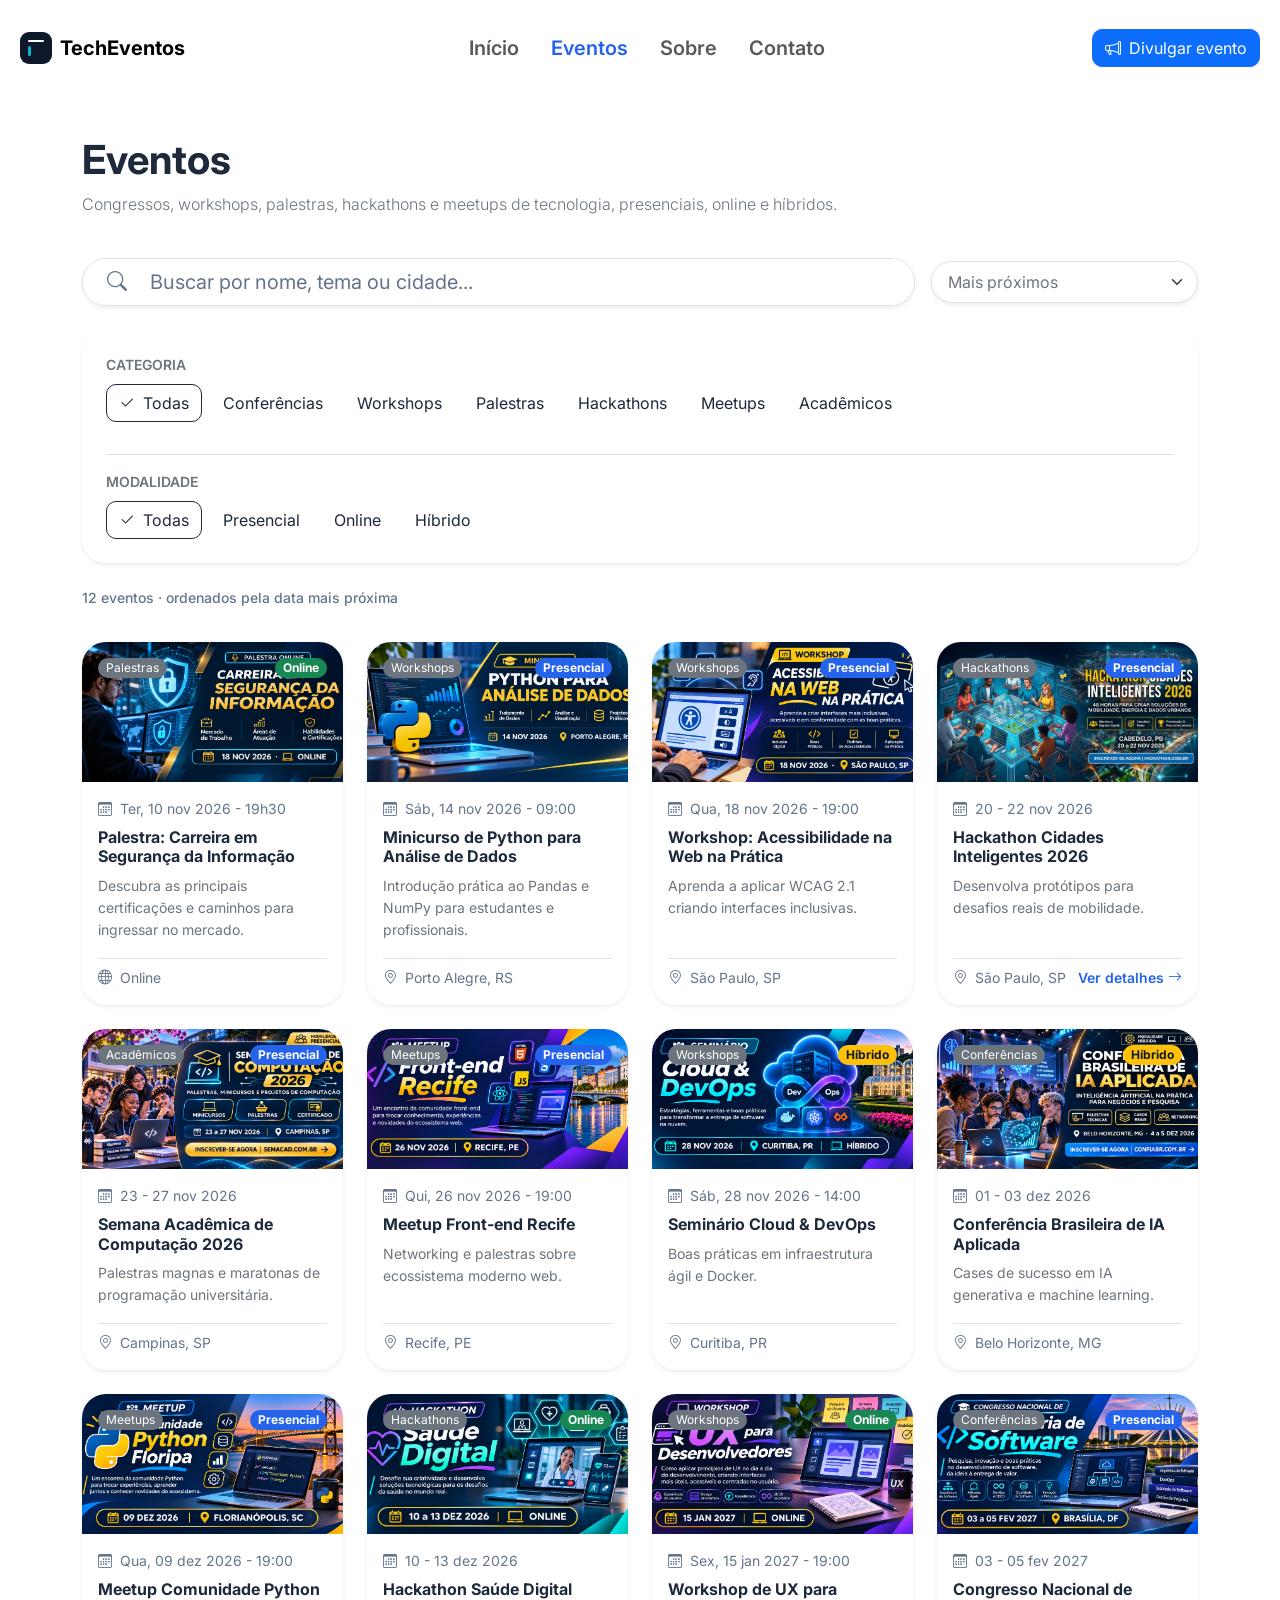
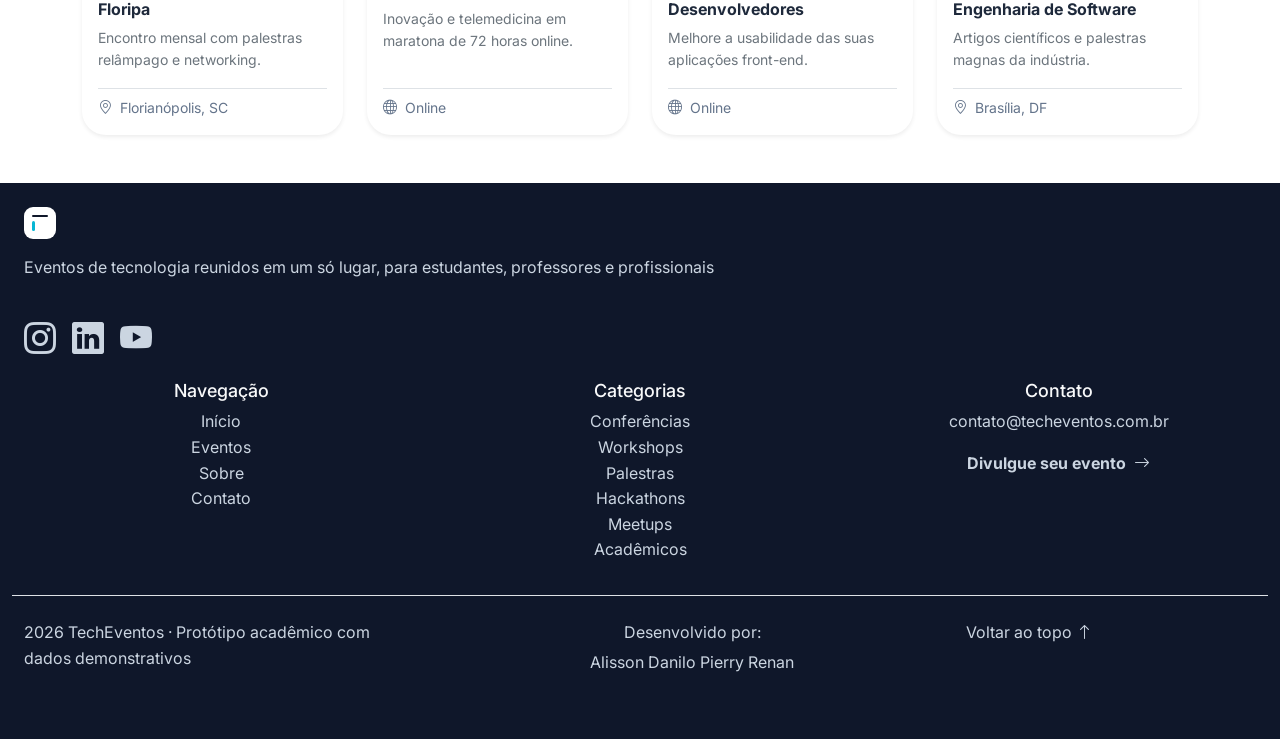
<file: pages/eventos.html>
<!DOCTYPE html>
<html lang="pt-BR">
<head>
  <meta charset="UTF-8">
  <meta name="viewport" content="width=device-width, initial-scale=1.0">
  <link rel="preconnect" href="https://fonts.googleapis.com">
  <link rel="preconnect" href="https://fonts.gstatic.com" crossorigin>
  <link
    href="https://fonts.googleapis.com/css2?family=Inter:ital,opsz,wght@0,14..32,100..900;1,14..32,100..900&display=swap"
    rel="stylesheet"
  >
  <link
    rel="stylesheet"
    href="https://cdn.jsdelivr.net/npm/bootstrap@5.3.8/dist/css/bootstrap.min.css"
    integrity="sha384-sRIl4kxILFvY47J16cr9ZwB07vP4J8+LH7qKQnuqkuIAvNWLzeN8tE5YBujZqJLB" crossorigin="anonymous"
  >
  <link
    rel="stylesheet"
    href="https://cdn.jsdelivr.net/npm/bootstrap-icons@1.13.1/font/bootstrap-icons.min.css"
  >
  <link rel="stylesheet" href="../css/style.css">
  <link rel="icon" href="../images/techeventos-icone.svg" type="image/svg+xml">
  <title>Eventos · TechEventos</title>
</head>
<body>
  <header class="m-2">
    <nav class="navbar navbar-expand-md">
      <div class="container-fluid">
        <a class="navbar-brand d-flex align-items-center gap-2" href="../index.html">
          <img src="../images/techeventos-icone.svg" alt="Logomarca Tech Eventos" width="32" height="32">
          <span class="fw-bold">TechEventos</span>
        </a>

        <button class="navbar-toggler me-3" type="button" data-bs-toggle="offcanvas" data-bs-target="#mobileMenu">
          <span class="navbar-toggler-icon"></span>
        </button>

        <div id="mobileMenu" class="offcanvas-md offcanvas-end" style="--bs-offcanvas-width: 322px;">
          <div class="offcanvas-header border-bottom">
            <a class="navbar-brand d-flex align-items-center gap-2" href="../index.html">
              <img src="../images/techeventos-icone.svg" alt="Logomarca Tech Eventos">
              <span class="fw-bold" id="mobileMenuLabel">TechEventos</span>
            </a>
            <button type="button" class="btn-close" data-bs-dismiss="offcanvas" data-bs-target="#mobileMenu" aria-label="Fechar menu"></button>
          </div>

          <div class="offcanvas-body d-flex flex-column">
            <ul class="navbar-nav mx-lg-auto gap-md-3">
              <li class="nav-item border-bottom py-2">
                <a href="../index.html" class="nav-link d-flex justify-content-between align-items-center">
                  Início
                  <i class="bi bi-chevron-right d-md-none text-secondary" aria-hidden="true"></i>
                </a>
              </li>
              <li class="nav-item border-bottom py-2">
                <a href="./eventos.html" class="nav-link d-flex justify-content-between align-items-center active" aria-current="page">
                  Eventos
                  <i class="bi bi-chevron-right d-md-none text-secondary" aria-hidden="true"></i>
                </a>
              </li>
              <li class="nav-item border-bottom py-2">
                <a href="./sobre-contato.html" class="nav-link d-flex justify-content-between align-items-center">
                  Sobre
                  <i class="bi bi-chevron-right d-md-none text-secondary" aria-hidden="true"></i>
                </a>
              </li>
              <li class="nav-item border-bottom py-2">
                <a href="./sobre-contato.html#contato" class="nav-link d-flex justify-content-between align-items-center">
                  Contato
                  <i class="bi bi-chevron-right d-md-none text-secondary" aria-hidden="true"></i>
                </a>
              </li>
            </ul>

            <div class="mt-auto d-md-none">
              <p class="small fw-medium">Organiza um evento de tecnologia?</p>
              <a class="btn btn-primary w-100" href="./sobre-contato.html#contato">
                <i class="bi bi-megaphone me-2" aria-hidden="true"></i>
                Divulgar evento
              </a>
            </div>
          </div>
        </div>

        <a class="btn btn-primary d-none d-lg-inline-flex" href="./sobre-contato.html#contato">
          <i class="bi bi-megaphone me-2" aria-hidden="true"></i>
          Divulgar evento
        </a>
      </div>
    </nav>
  </header>

  <main class="container my-5">
    
    <div class="row mb-4">
      <div class="col-12">
        <h1 class="fw-bold text-navy display-6">Eventos</h1>
        <p class="text-secondary lead fs-6">Congressos, workshops, palestras, hackathons e meetups de tecnologia, presenciais, online e híbridos.</p>
      </div>
    </div>

    <div class="row mb-4 g-3 align-items-center">
      <div class="col-lg-9 col-md-8">
        <div class="input-group input-group-lg shadow-sm rounded-pill overflow-hidden border">
          <span class="input-group-text bg-white border-0 text-muted ps-4"><i class="bi bi-search"></i></span>
          <input type="text" id="inputBusca" class="form-control border-0 ps-2 shadow-none" placeholder="Buscar por nome, tema ou cidade...">
        </div>
      </div>
      <div class="col-lg-3 col-md-4">
        <select id="selectOrdenacao" class="form-select form-select-lg shadow-sm border rounded-pill fs-6 text-secondary">
          <option value="proximos">Mais próximos</option>
          <option value="alfabetica">Ordem alfabética</option>
        </select>
      </div>
    </div>

    <div class="card border-0 shadow-sm rounded-4 p-4 mb-4 bg-white">
      <div class="mb-3" id="filtroCategorias">
        <span class="d-block fw-semibold text-secondary small text-uppercase mb-2">Categoria</span>
        <div class="d-flex flex-wrap gap-2">
          <button class="btn btn-chip active" data-filter="all"><i class="bi bi-check2 me-1"></i> Todas</button>
          <button class="btn btn-chip" data-filter="conferencia">Conferências</button>
          <button class="btn btn-chip" data-filter="workshop">Workshops</button>
          <button class="btn btn-chip" data-filter="palestra">Palestras</button>
          <button class="btn btn-chip" data-filter="hackathon">Hackathons</button>
          <button class="btn btn-chip" data-filter="meetup">Meetups</button>
          <button class="btn btn-chip" data-filter="academico">Acadêmicos</button>
        </div>
      </div>
      <hr class="text-muted opacity-25">
      <div id="filtroModalidade">
        <span class="d-block fw-semibold text-secondary small text-uppercase mb-2">Modalidade</span>
        <div class="d-flex flex-wrap gap-2">
          <button class="btn btn-chip-outline active" data-mod="all"><i class="bi bi-check2 me-1"></i> Todas</button>
          <button class="btn btn-chip-outline" data-mod="presencial">Presencial</button>
          <button class="btn btn-chip-outline" data-mod="online">Online</button>
          <button class="btn btn-chip-outline" data-mod="hibrido">Híbrido</button>
        </div>
      </div>
    </div>

    <div class="row mb-3">
      <div class="col-12">
        <p class="text-muted small fw-medium" id="contadorResultados">12 eventos · ordenados pela data mais próxima</p>
      </div>
    </div>

    <div class="row g-4" id="listaEventos">
      
      <div class="col-xl-3 col-lg-4 col-md-6 card-item" data-category="palestra" data-modalidade="online" data-data="2026-11-10" data-keywords="palestra carreira segurança informação cibersegurança online">
        <div class="card h-100 shadow-sm border-0 rounded-4 overflow-hidden bg-white">
          <div class="position-relative" style="height: 140px;">
            <img src="../images/evento-Palestra_Online_Seguranca_da_Informação.png" alt="Banner da Palestra: Carreira em Segurança da Informação" class="w-100 h-100 object-fit-cover">
            <span class="badge bg-secondary position-absolute top-0 start-0 m-3 fw-normal">Palestras</span>
            <span class="badge bg-success position-absolute top-0 end-0 m-3">Online</span>
          </div>
          <div class="card-body d-flex flex-column p-3">
            <small class="text-muted mb-2"><i class="bi bi-calendar3 me-1"></i> Ter, 10 nov 2026 - 19h30</small>
            <h6 class="card-title fw-bold text-navy mb-2">Palestra: Carreira em Segurança da Informação</h6>
            <p class="card-text text-secondary small flex-grow-1 mb-3">Descubra as principais certificações e caminhos para ingressar no mercado.</p>
            <div class="d-flex align-items-center justify-content-between pt-2 border-top">
              <span class="small text-muted"><i class="bi bi-globe me-1"></i> Online</span>
            </div>
          </div>
        </div>
      </div>

      <div class="col-xl-3 col-lg-4 col-md-6 card-item" data-category="workshop" data-modalidade="presencial" data-data="2026-11-14" data-keywords="workshop minicurso python análise de dados porto alegre rs presencial">
        <div class="card h-100 shadow-sm border-0 rounded-4 overflow-hidden bg-white">
          <div class="position-relative" style="height: 140px;">
            <img src="../images/evento-Minicurso_de_Python_para_analise_de_dados.png" alt="Banner do Minicurso de Python para Análise de Dados" class="w-100 h-100 object-fit-cover">
            <span class="badge bg-secondary position-absolute top-0 start-0 m-3 fw-normal">Workshops</span>
            <span class="badge bg-primary position-absolute top-0 end-0 m-3">Presencial</span>
          </div>
          <div class="card-body d-flex flex-column p-3">
            <small class="text-muted mb-2"><i class="bi bi-calendar3 me-1"></i> Sáb, 14 nov 2026 - 09:00</small>
            <h6 class="card-title fw-bold text-navy mb-2">Minicurso de Python para Análise de Dados</h6>
            <p class="card-text text-secondary small flex-grow-1 mb-3">Introdução prática ao Pandas e NumPy para estudantes e profissionais.</p>
            <div class="d-flex align-items-center justify-content-between pt-2 border-top">
              <span class="small text-muted truncate-text"><i class="bi bi-geo-alt me-1"></i> Porto Alegre, RS</span>
            </div>
          </div>
        </div>
      </div>

      <div class="col-xl-3 col-lg-4 col-md-6 card-item" data-category="workshop" data-modalidade="presencial" data-data="2026-11-18" data-keywords="workshop acessibilidade web front-end são paulo sp presencial">
        <div class="card h-100 shadow-sm border-0 rounded-4 overflow-hidden bg-white">
          <div class="position-relative" style="height: 140px;">
            <img src="../images/evento-Workshop-de-Acessibilidade-na-Web.png" alt="Banner do Workshop: Acessibilidade na Web na Prática" class="w-100 h-100 object-fit-cover">
            <span class="badge bg-secondary position-absolute top-0 start-0 m-3 fw-normal">Workshops</span>
            <span class="badge bg-primary position-absolute top-0 end-0 m-3">Presencial</span>
          </div>
          <div class="card-body d-flex flex-column p-3">
            <small class="text-muted mb-2"><i class="bi bi-calendar3 me-1"></i> Qua, 18 nov 2026 - 19:00</small>
            <h6 class="card-title fw-bold text-navy mb-2">Workshop: Acessibilidade na Web na Prática</h6>
            <p class="card-text text-secondary small flex-grow-1 mb-3">Aprenda a aplicar WCAG 2.1 criando interfaces inclusivas.</p>
            <div class="d-flex align-items-center justify-content-between pt-2 border-top">
              <span class="small text-muted"><i class="bi bi-geo-alt me-1"></i> São Paulo, SP</span>
            </div>
          </div>
        </div>
      </div>

      <div class="col-xl-3 col-lg-4 col-md-6 card-item" data-category="hackathon" data-modalidade="presencial" data-data="2026-11-20" data-keywords="hackathon cidades inteligentes inovação são paulo sp presencial">
        <div class="card h-100 shadow-sm border-0 rounded-4 overflow-hidden card-hover bg-white">
          <div class="position-relative" style="height: 140px;">
            <img src="../images/Evento-Hackathon-cidades-inteligentes-2026.png" alt="Banner do Hackathon Cidades Inteligentes 2026" class="w-100 h-100 object-fit-cover">
            <span class="badge bg-secondary position-absolute top-0 start-0 m-3 fw-normal">Hackathons</span>
            <span class="badge bg-primary position-absolute top-0 end-0 m-3">Presencial</span>
          </div>
          <div class="card-body d-flex flex-column p-3">
            <small class="text-muted mb-2"><i class="bi bi-calendar3 me-1"></i> 20 - 22 nov 2026</small>
            <h6 class="card-title fw-bold text-navy mb-2">Hackathon Cidades Inteligentes 2026</h6>
            <p class="card-text text-secondary small flex-grow-1 mb-3">Desenvolva protótipos para desafios reais de mobilidade.</p>
            <div class="d-flex align-items-center justify-content-between pt-2 border-top">
              <span class="small text-muted"><i class="bi bi-geo-alt me-1"></i> São Paulo, SP</span>
              <a href="detalhes.html" class="link-primary text-decoration-none fw-semibold small">Ver detalhes <i class="bi bi-arrow-right"></i></a>
            </div>
          </div>
        </div>
      </div>

      <div class="col-xl-3 col-lg-4 col-md-6 card-item" data-category="academico" data-modalidade="presencial" data-data="2026-11-23" data-keywords="semana acadêmica computação campinas sp presencial">
        <div class="card h-100 shadow-sm border-0 rounded-4 overflow-hidden bg-white">
          <div class="position-relative" style="height: 140px;">
            <img src="../images/evento-semana-academica-de-computacao-2026.png" alt="Banner da Semana Acadêmica de Computação 2026" class="w-100 h-100 object-fit-cover">
            <span class="badge bg-secondary position-absolute top-0 start-0 m-3 fw-normal">Acadêmicos</span>
            <span class="badge bg-primary position-absolute top-0 end-0 m-3">Presencial</span>
          </div>
          <div class="card-body d-flex flex-column p-3">
            <small class="text-muted mb-2"><i class="bi bi-calendar3 me-1"></i> 23 - 27 nov 2026</small>
            <h6 class="card-title fw-bold text-navy mb-2">Semana Acadêmica de Computação 2026</h6>
            <p class="card-text text-secondary small flex-grow-1 mb-3">Palestras magnas e maratonas de programação universitária.</p>
            <div class="d-flex align-items-center justify-content-between pt-2 border-top">
              <span class="small text-muted"><i class="bi bi-geo-alt me-1"></i> Campinas, SP</span>
            </div>
          </div>
        </div>
      </div>

      <div class="col-xl-3 col-lg-4 col-md-6 card-item" data-category="meetup" data-modalidade="presencial" data-data="2026-11-26" data-keywords="meetup front-end recife pe presencial">
        <div class="card h-100 shadow-sm border-0 rounded-4 overflow-hidden bg-white">
          <div class="position-relative" style="height: 140px;">
            <img src="../images/evento-Meetup-Front-end_Recife_Código_e_Cidade.png" alt="Banner do Meetup Front-end Recife" class="w-100 h-100 object-fit-cover">
            <span class="badge bg-secondary position-absolute top-0 start-0 m-3 fw-normal">Meetups</span>
            <span class="badge bg-primary position-absolute top-0 end-0 m-3">Presencial</span>
          </div>
          <div class="card-body d-flex flex-column p-3">
            <small class="text-muted mb-2"><i class="bi bi-calendar3 me-1"></i> Qui, 26 nov 2026 - 19:00</small>
            <h6 class="card-title fw-bold text-navy mb-2">Meetup Front-end Recife</h6>
            <p class="card-text text-secondary small flex-grow-1 mb-3">Networking e palestras sobre ecossistema moderno web.</p>
            <div class="d-flex align-items-center justify-content-between pt-2 border-top">
              <span class="small text-muted"><i class="bi bi-geo-alt me-1"></i> Recife, PE</span>
            </div>
          </div>
        </div>
      </div>

      <div class="col-xl-3 col-lg-4 col-md-6 card-item" data-category="workshop" data-modalidade="hibrido" data-data="2026-11-28" data-keywords="seminário cloud devops curitiba pr híbrido">
        <div class="card h-100 shadow-sm border-0 rounded-4 overflow-hidden bg-white">
          <div class="position-relative" style="height: 140px;">
            <img src="../images/evento-Seminário-Cloud-&-DevOps-em-curitiba.png" alt="Banner do Seminário Cloud & DevOps" class="w-100 h-100 object-fit-cover">
            <span class="badge bg-secondary position-absolute top-0 start-0 m-3 fw-normal">Workshops</span>
            <span class="badge bg-warning text-dark position-absolute top-0 end-0 m-3">Híbrido</span>
          </div>
          <div class="card-body d-flex flex-column p-3">
            <small class="text-muted mb-2"><i class="bi bi-calendar3 me-1"></i> Sáb, 28 nov 2026 - 14:00</small>
            <h6 class="card-title fw-bold text-navy mb-2">Seminário Cloud & DevOps</h6>
            <p class="card-text text-secondary small flex-grow-1 mb-3">Boas práticas em infraestrutura ágil e Docker.</p>
            <div class="d-flex align-items-center justify-content-between pt-2 border-top">
              <span class="small text-muted"><i class="bi bi-geo-alt me-1"></i> Curitiba, PR</span>
            </div>
          </div>
        </div>
      </div>

      <div class="col-xl-3 col-lg-4 col-md-6 card-item" data-category="conferencia" data-modalidade="hibrido" data-data="2026-12-01" data-keywords="conferência brasileira inteligência artificial aplicada belo horizonte mg híbrido">
        <div class="card h-100 shadow-sm border-0 rounded-4 overflow-hidden bg-white">
          <div class="position-relative" style="height: 140px;">
            <img src="../images/evento-conferência-brasileira-de-ia-aplicada.png" alt="Banner da Conferência Brasileira de IA Aplicada" class="w-100 h-100 object-fit-cover">
            <span class="badge bg-secondary position-absolute top-0 start-0 m-3 fw-normal">Conferências</span>
            <span class="badge bg-warning text-dark position-absolute top-0 end-0 m-3">Híbrido</span>
          </div>
          <div class="card-body d-flex flex-column p-3">
            <small class="text-muted mb-2"><i class="bi bi-calendar3 me-1"></i> 01 - 03 dez 2026</small>
            <h6 class="card-title fw-bold text-navy mb-2">Conferência Brasileira de IA Aplicada</h6>
            <p class="card-text text-secondary small flex-grow-1 mb-3">Cases de sucesso em IA generativa e machine learning.</p>
            <div class="d-flex align-items-center justify-content-between pt-2 border-top">
              <span class="small text-muted"><i class="bi bi-geo-alt me-1"></i> Belo Horizonte, MG</span>
            </div>
          </div>
        </div>
      </div>

      <div class="col-xl-3 col-lg-4 col-md-6 card-item" data-category="meetup" data-modalidade="presencial" data-data="2026-12-09" data-keywords="meetup comunidade python florianópolis sc presencial">
        <div class="card h-100 shadow-sm border-0 rounded-4 overflow-hidden bg-white">
          <div class="position-relative" style="height: 140px;">
            <img src="../images/evento-Meetup_Python_Floripa_ao_Entardecer.png" alt="Banner do Meetup Comunidade Python Floripa" class="w-100 h-100 object-fit-cover">
            <span class="badge bg-secondary position-absolute top-0 start-0 m-3 fw-normal">Meetups</span>
            <span class="badge bg-primary position-absolute top-0 end-0 m-3">Presencial</span>
          </div>
          <div class="card-body d-flex flex-column p-3">
            <small class="text-muted mb-2"><i class="bi bi-calendar3 me-1"></i> Qua, 09 dez 2026 - 19:00</small>
            <h6 class="card-title fw-bold text-navy mb-2">Meetup Comunidade Python Floripa</h6>
            <p class="card-text text-secondary small flex-grow-1 mb-3">Encontro mensal com palestras relâmpago e networking.</p>
            <div class="d-flex align-items-center justify-content-between pt-2 border-top">
              <span class="small text-muted"><i class="bi bi-geo-alt me-1"></i> Florianópolis, SC</span>
            </div>
          </div>
        </div>
      </div>

      <div class="col-xl-3 col-lg-4 col-md-6 card-item" data-category="hackathon" data-modalidade="online" data-data="2026-12-10" data-keywords="hackathon saúde digital online">
        <div class="card h-100 shadow-sm border-0 rounded-4 overflow-hidden bg-white">
          <div class="position-relative" style="height: 140px;">
            <img src="../images/evento-Hackathon_Saúde_Digital_2026.png" alt="Banner do Hackathon Saúde Digital" class="w-100 h-100 object-fit-cover">
            <span class="badge bg-secondary position-absolute top-0 start-0 m-3 fw-normal">Hackathons</span>
            <span class="badge bg-success position-absolute top-0 end-0 m-3">Online</span>
          </div>
          <div class="card-body d-flex flex-column p-3">
            <small class="text-muted mb-2"><i class="bi bi-calendar3 me-1"></i> 10 - 13 dez 2026</small>
            <h6 class="card-title fw-bold text-navy mb-2">Hackathon Saúde Digital</h6>
            <p class="card-text text-secondary small flex-grow-1 mb-3">Inovação e telemedicina em maratona de 72 horas online.</p>
            <div class="d-flex align-items-center justify-content-between pt-2 border-top">
              <span class="small text-muted"><i class="bi bi-globe me-1"></i> Online</span>
            </div>
          </div>
        </div>
      </div>

      <div class="col-xl-3 col-lg-4 col-md-6 card-item" data-category="workshop" data-modalidade="online" data-data="2027-01-15" data-keywords="workshop ux para desenvolvedores online">
        <div class="card h-100 shadow-sm border-0 rounded-4 overflow-hidden bg-white">
          <div class="position-relative" style="height: 140px;">
            <img src="../images/evento-Workshop_UX_para_Desenvolvedores.png" alt="Banner do Workshop de UX para Desenvolvedores" class="w-100 h-100 object-fit-cover">
            <span class="badge bg-secondary position-absolute top-0 start-0 m-3 fw-normal">Workshops</span>
            <span class="badge bg-success position-absolute top-0 end-0 m-3">Online</span>
          </div>
          <div class="card-body d-flex flex-column p-3">
            <small class="text-muted mb-2"><i class="bi bi-calendar3 me-1"></i> Sex, 15 jan 2027 - 19:00</small>
            <h6 class="card-title fw-bold text-navy mb-2">Workshop de UX para Desenvolvedores</h6>
            <p class="card-text text-secondary small flex-grow-1 mb-3">Melhore a usabilidade das suas aplicações front-end.</p>
            <div class="d-flex align-items-center justify-content-between pt-2 border-top">
              <span class="small text-muted"><i class="bi bi-globe me-1"></i> Online</span>
            </div>
          </div>
        </div>
      </div>

      <div class="col-xl-3 col-lg-4 col-md-6 card-item" data-category="conferencia" data-modalidade="presencial" data-data="2027-02-03" data-keywords="congresso nacional engenharia de software brasília df presencial">
        <div class="card h-100 shadow-sm border-0 rounded-4 overflow-hidden bg-white">
          <div class="position-relative" style="height: 140px;">
            <img src="../images/evento-Congresso_de_Engenharia_de_Software_em_Brasília.png" alt="Banner do Congresso Nacional de Engenharia de Software" class="w-100 h-100 object-fit-cover">
            <span class="badge bg-secondary position-absolute top-0 start-0 m-3 fw-normal">Conferências</span>
            <span class="badge bg-primary position-absolute top-0 end-0 m-3">Presencial</span>
          </div>
          <div class="card-body d-flex flex-column p-3">
            <small class="text-muted mb-2"><i class="bi bi-calendar3 me-1"></i> 03 - 05 fev 2027</small>
            <h6 class="card-title fw-bold text-navy mb-2">Congresso Nacional de Engenharia de Software</h6>
            <p class="card-text text-secondary small flex-grow-1 mb-3">Artigos científicos e palestras magnas da indústria.</p>
            <div class="d-flex align-items-center justify-content-between pt-2 border-top">
              <span class="small text-muted"><i class="bi bi-geo-alt me-1"></i> Brasília, DF</span>
            </div>
          </div>
        </div>
      </div>

    </div>

  </main>

  <footer class="container-fluid bg-dark p-4 text-light">
    <div class="row">
      <div class="col-12 d-flex flex-column gap-3">
        <img src="../images/techeventos-icone-negativo.svg" alt="Logomarca TechEventos branca" width="32" height="32">
        <p class="w-75">Eventos de tecnologia reunidos em um só lugar, para estudantes, professores e profissionais</p>
        <div class="d-flex gap-3">
          <a href="#" aria-label="Instagram"><i class="bi bi-instagram fs-2" aria-hidden="true"></i></a>
          <a href="#" aria-label="LinkedIn"><i class="bi bi-linkedin fs-2" aria-hidden="true"></i></a>
          <a href="#" aria-label="Youtube"><i class="bi bi-youtube fs-2" aria-hidden="true"></i></a>
        </div>
      </div>
    </div>
    <div class="row my-3">
      <div class="col-6 col-md text-lg-center">
        <h3 class="text-light">Navegação</h3>
        <nav>
          <ul class="list-unstyled">
            <li><a href="../index.html">Início</a></li>
            <li><a href="./eventos.html">Eventos</a></li>
            <li><a href="./sobre-contato.html">Sobre</a></li>
            <li><a href="./sobre-contato.html#contato">Contato</a></li>
          </ul>
        </nav>
      </div>
      <div class="col-6 col-md text-lg-center">
        <h3 class="text-light">Categorias</h3>
        <nav>
          <ul class="list-unstyled">
            <li><a href="./eventos.html?categoria=conferencia">Conferências</a></li>
            <li><a href="./eventos.html?categoria=workshop">Workshops</a></li>
            <li><a href="./eventos.html?categoria=palestra">Palestras</a></li>
            <li><a href="./eventos.html?categoria=hackathon">Hackathons</a></li>
            <li><a href="./eventos.html?categoria=meetup">Meetups</a></li>
            <li><a href="./eventos.html?categoria=academico">Acadêmicos</a></li>
          </ul>
        </nav>
      </div>
      <div class="col-12 col-md text-lg-center">
        <h3 class="text-light">Contato</h3>
        <div class="d-flex flex-column justify-content-lg-center">
          <p>contato@techeventos.com.br</p>
          <a class="d-flex justify-content-lg-center gap-2 fw-bold" href="./sobre-contato.html#contato">Divulgue seu evento <i class="bi bi-arrow-right" aria-hidden="true"></i></a>
        </div>
      </div>
    </div>
    <div class="row border-top py-4">
      <p class="col-12 col-md-4"><i class="bi bi-copyright" aria-hidden="true"></i> <span id="anoAtual"></span> TechEventos · Protótipo acadêmico com dados demonstrativos</p>
      <div class="col-12 col-md-5 gap-md-3 text-lg-center">
        <p class="mb-1">Desenvolvido por:</p>
        <p>
          <a href="https://github.com/AlissonFelipeS" target="_blank" rel="noopener noreferrer">Alisson</a>
          <a href="https://github.com/danilo-fq" target="_blank" rel="noopener noreferrer">Danilo</a>
          <a href="https://github.com/pierryzxwrld-ui" target="_blank" rel="noopener noreferrer">Pierry</a>
          <a href="https://github.com/renansantz" target="_blank" rel="noopener noreferrer">Renan</a>
        </p>
      </div>
      <a class="col-12 col-md-3" href="#" id="meuBotao">Voltar ao topo <i class="bi bi-arrow-up" aria-hidden="true"></i></a>
    </div>
  </footer>

  <script src="../js/script.js"></script>

  <script
    src="https://cdn.jsdelivr.net/npm/bootstrap@5.3.8/dist/js/bootstrap.bundle.min.js"
    integrity="sha384-FKyoEForCGlyvwx9Hj09JcYn3nv7wiPVlz7YYwJrWVcXK/BmnVDxM+D2scQbITxI"
    crossorigin="anonymous"
  ></script>

  <script>
    document.addEventListener("DOMContentLoaded", function () {
        const inputBusca = document.getElementById("inputBusca");
        const selectOrdenacao = document.getElementById("selectOrdenacao");
        const containerLista = document.getElementById("listaEventos");
        const contadorResultados = document.getElementById("contadorResultados");
        const cards = document.querySelectorAll(".card-item");

        let categoriaAtiva = "all";
        let modalidadeAtiva = "all";

        function atualizarContador(visiveis) {
            if (contadorResultados) {
                contadorResultados.textContent = `${visiveis} evento${visiveis === 1 ? '' : 's'} · ordenados pela data mais próxima`;
            }
        }

        function aplicarFiltros() {
            const termoBusca = inputBusca ? inputBusca.value.toLowerCase().trim() : "";
            let contadorVisiveis = 0;

            cards.forEach(card => {
                const cat = card.getAttribute("data-category") || "";
                const mod = card.getAttribute("data-modalidade") || "";
                const key = card.getAttribute("data-keywords") || "";
                
                const tituloEl = card.querySelector(".card-title");
                const descEl = card.querySelector(".card-text");
                const titulo = tituloEl ? tituloEl.textContent.toLowerCase() : "";
                const desc = descEl ? descEl.textContent.toLowerCase() : "";

                const matchCategoria = (categoriaAtiva === "all" || cat === categoriaAtiva);
                const matchModalidade = (modalidadeAtiva === "all" || mod === modalidadeAtiva);
                const matchBusca = (termoBusca === "" || key.includes(termoBusca) || titulo.includes(termoBusca) || desc.includes(termoBusca));

                if (matchCategoria && matchModalidade && matchBusca) {
                    card.style.display = "block";
                    contadorVisiveis++;
                } else {
                    card.style.display = "none";
                }
            });

            atualizarContador(contadorVisiveis);
        }


        function atualizarURL() {
            const params = new URLSearchParams();
            if (categoriaAtiva !== "all") params.set("categoria", categoriaAtiva);
            if (modalidadeAtiva !== "all") params.set("modalidade", modalidadeAtiva);

            const query = params.toString();
            const novaURL = query ? `?${query}` : window.location.pathname;
            history.replaceState(null, "", novaURL);
        }

        const botoesCat = document.querySelectorAll("#filtroCategorias button");
        botoesCat.forEach(btn => {
            btn.addEventListener("click", function (e) {
                e.preventDefault();
                botoesCat.forEach(b => b.classList.remove("active"));
                this.classList.add("active");
                categoriaAtiva = this.getAttribute("data-filter") || "all";
                aplicarFiltros();
                atualizarURL();
            });
        });

        const botoesMod = document.querySelectorAll("#filtroModalidade button");
        botoesMod.forEach(btn => {
            btn.addEventListener("click", function (e) {
                e.preventDefault();
                botoesMod.forEach(b => b.classList.remove("active"));
                this.classList.add("active");
                modalidadeAtiva = this.getAttribute("data-mod") || "all";
                aplicarFiltros();
                atualizarURL();
            });
        });

        if (inputBusca) {
            inputBusca.addEventListener("input", aplicarFiltros);
            inputBusca.addEventListener("keyup", aplicarFiltros);
        }

        function ordenarEventos(opcao) {
            const arrayCards = Array.from(cards);
            if (opcao === "alfabetica") {
                arrayCards.sort((a, b) => {
                    const tA = a.querySelector(".card-title").textContent.trim();
                    const tB = b.querySelector(".card-title").textContent.trim();
                    return tA.localeCompare(tB);
                });
            } else {
                arrayCards.sort((a, b) => {
                    const dA = a.getAttribute("data-data") || "";
                    const dB = b.getAttribute("data-data") || "";
                    return dA.localeCompare(dB);
                });
            }
            arrayCards.forEach(card => containerLista.appendChild(card));
        }

        if (selectOrdenacao && containerLista) {
            selectOrdenacao.addEventListener("change", function () {
                ordenarEventos(this.value);
            });
        }

        const params = new URLSearchParams(window.location.search);
        const categoriaUrl = params.get("categoria");
        const modalidadeUrl = params.get("modalidade");

        if (categoriaUrl) {
          categoriaAtiva = categoriaUrl;

          botoesCat.forEach(b => {
            b.classList.remove("active");
            if (b.getAttribute("data-filter") === categoriaUrl) {
              b.classList.add("active");
            }
          });
        }

        if (modalidadeUrl) {
          modalidadeAtiva = modalidadeUrl;

          botoesMod.forEach(b => {
            b.classList.remove("active");
            if (b.getAttribute("data-mod") === modalidadeUrl) {
              b.classList.add("active");
            }
          });
        }

        ordenarEventos("proximos");

        aplicarFiltros();
    });
  </script>
</body>
</html>
</file>
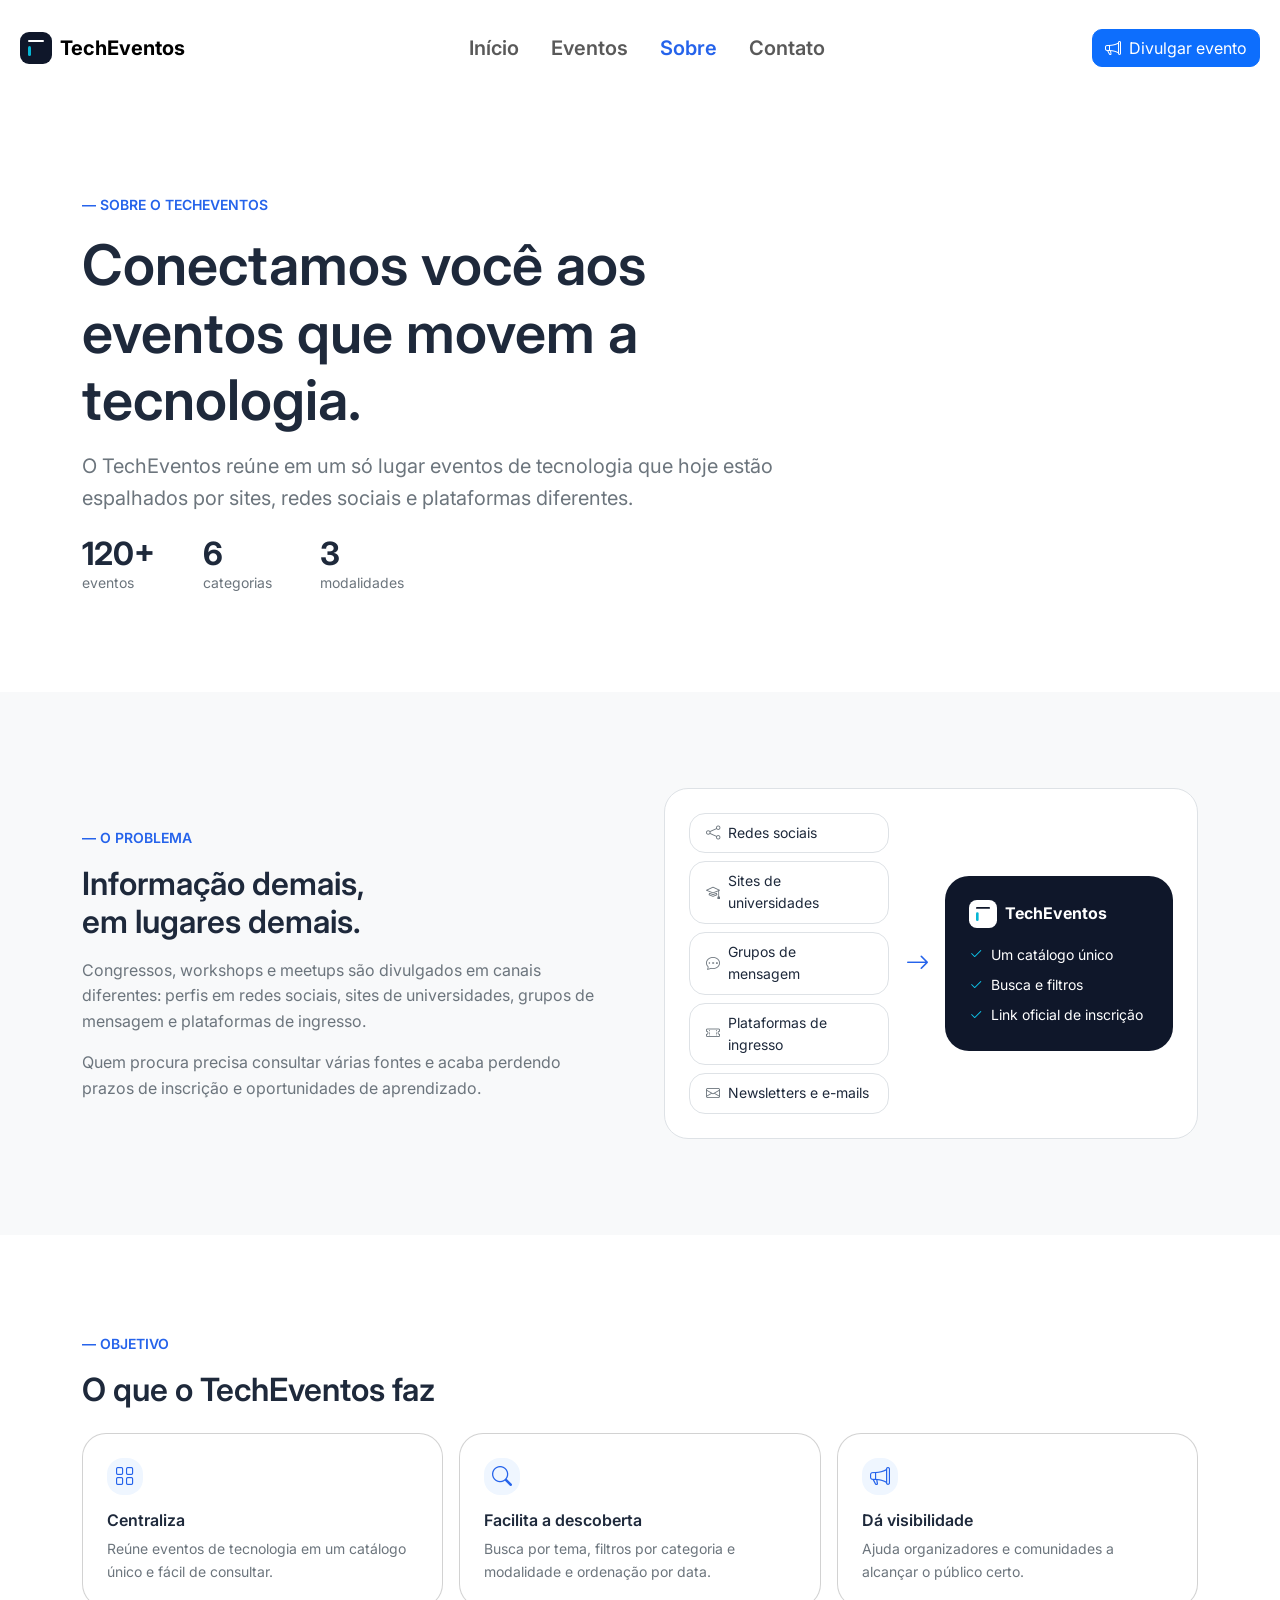
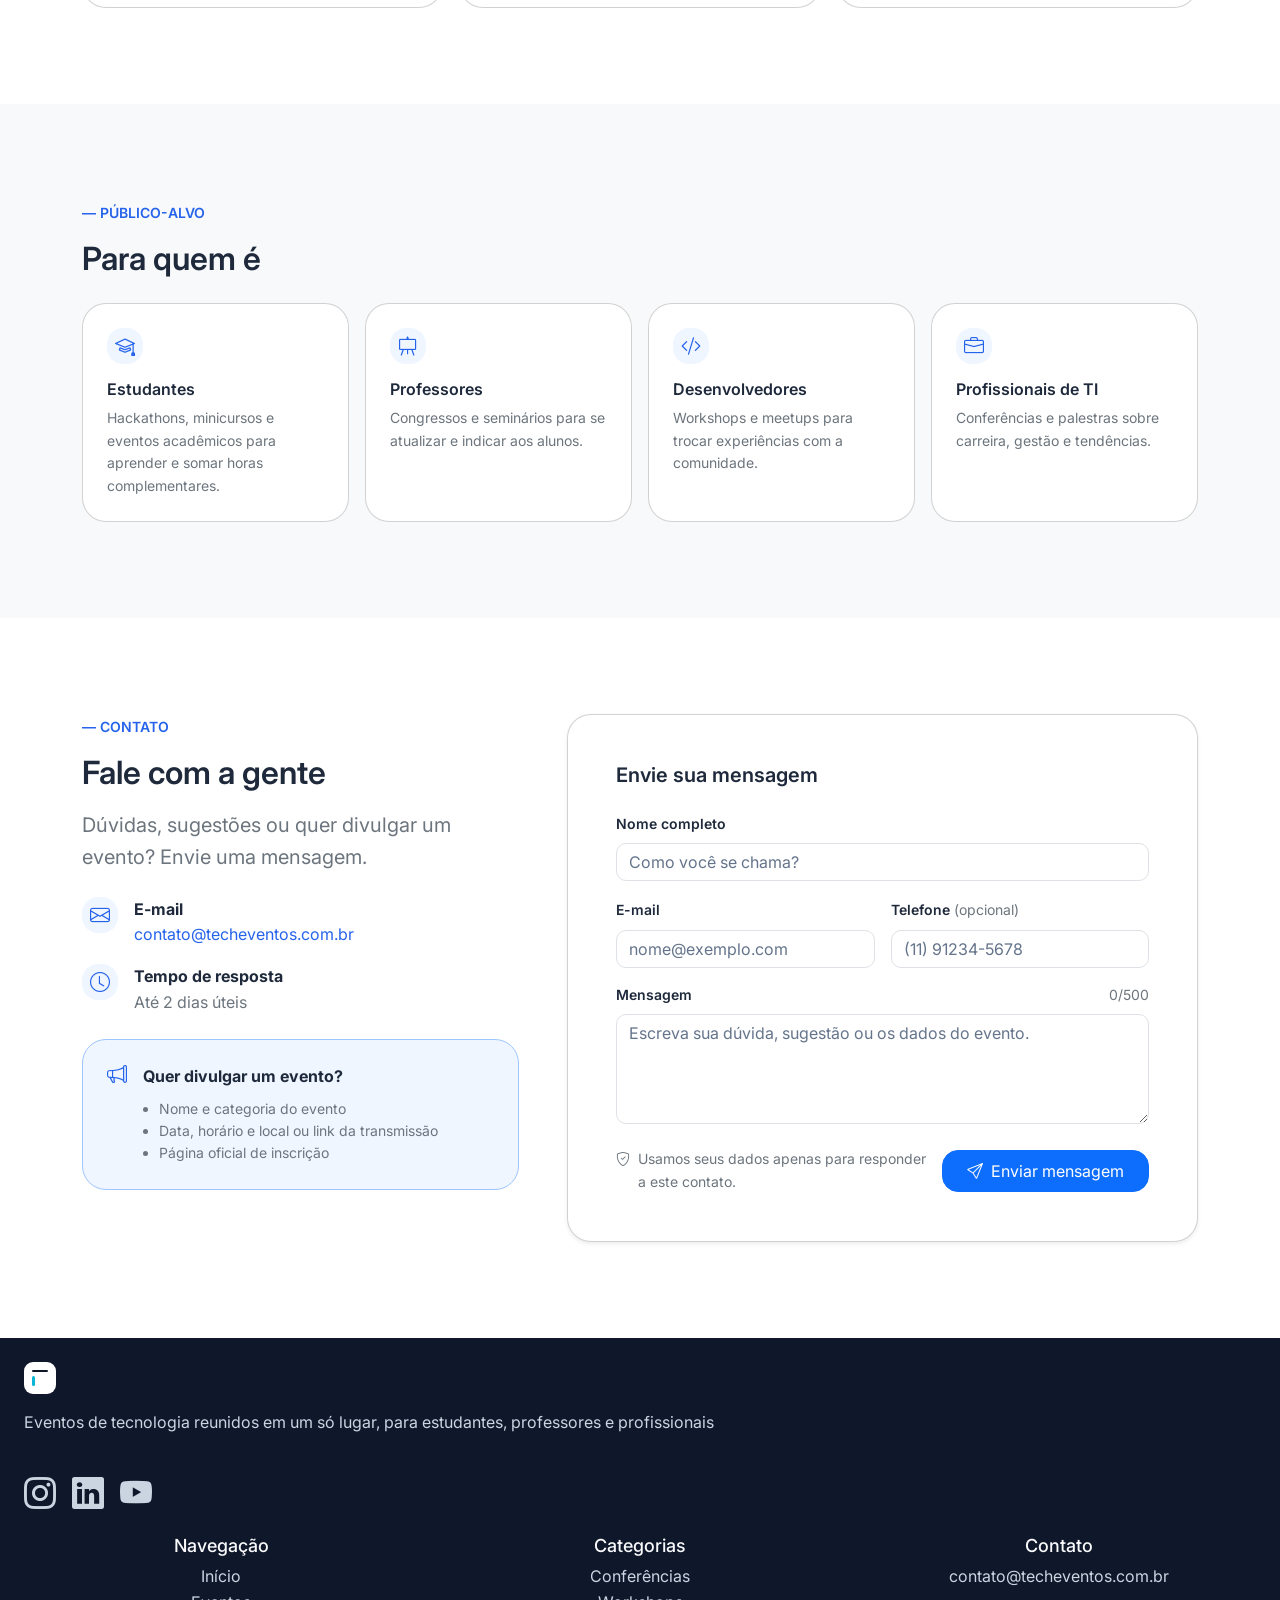
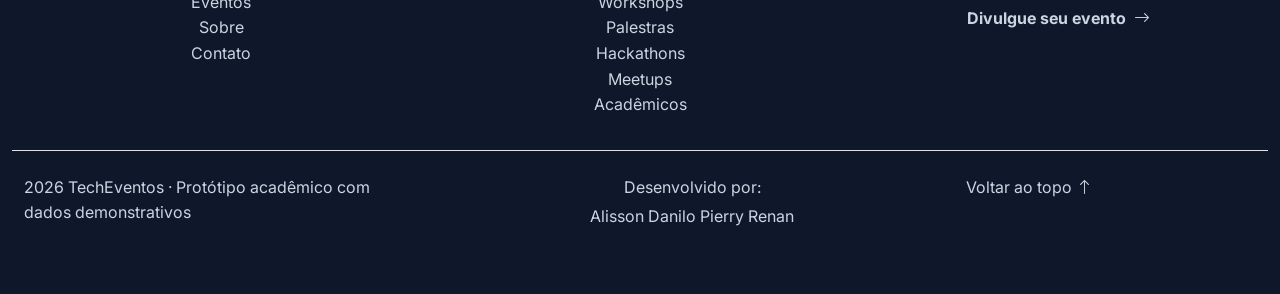
<file: pages/sobre-contato.html>
<!DOCTYPE html>
<html lang="pt-BR">
<head>
  <meta charset="UTF-8">
  <meta name="viewport" content="width=device-width, initial-scale=1.0">
  <link rel="preconnect" href="https://fonts.googleapis.com">
  <link rel="preconnect" href="https://fonts.gstatic.com" crossorigin>
  <link
    href="https://fonts.googleapis.com/css2?family=Inter:ital,opsz,wght@0,14..32,100..900;1,14..32,100..900&display=swap"
    rel="stylesheet"
  >
  <link
    rel="stylesheet"
    href="https://cdn.jsdelivr.net/npm/bootstrap@5.3.8/dist/css/bootstrap.min.css"
    integrity="sha384-sRIl4kxILFvY47J16cr9ZwB07vP4J8+LH7qKQnuqkuIAvNWLzeN8tE5YBujZqJLB" crossorigin="anonymous"
  >
  <link
    rel="stylesheet"
    href="https://cdn.jsdelivr.net/npm/bootstrap-icons@1.13.1/font/bootstrap-icons.min.css"
  >
  <link rel="stylesheet" href="../css/style.css">
  <link rel="icon" href="../images/techeventos-icone.svg" type="image/svg+xml">
  <title>Sobre e contato · TechEventos</title>
</head>
<body>
  <header class="m-2">
    <nav class="navbar navbar-expand-md">
      <div class="container-fluid">
        <a class="navbar-brand d-flex align-items-center gap-2" href="../index.html">
          <img src="../images/techeventos-icone.svg" alt="Logomarca Tech Eventos" width="32" height="32">
          <span class="fw-bold">TechEventos</span>
        </a>

        <button class="navbar-toggler me-3" type="button" data-bs-toggle="offcanvas" data-bs-target="#mobileMenu">
          <span class="navbar-toggler-icon"></span>
        </button>

        <div id="mobileMenu" class="offcanvas-md offcanvas-end" style="--bs-offcanvas-width: 322px;">
          <div class="offcanvas-header border-bottom">
            <a class="navbar-brand d-flex align-items-center gap-2" href="../index.html">
              <img src="../images/techeventos-icone.svg" alt="Logomarca Tech Eventos" width="32" height="32">
              <span class="fw-bold" id="mobileMenuLabel">TechEventos</span>
            </a>
            <button type="button" class="btn-close" data-bs-dismiss="offcanvas" data-bs-target="#mobileMenu" aria-label="Fechar menu"></button>
          </div>

          <div class="offcanvas-body d-flex flex-column">
            <ul class="navbar-nav mx-lg-auto gap-md-3">
              <li class="nav-item border-bottom py-2">
                <a href="../index.html" class="nav-link d-flex justify-content-between align-items-center">
                  Início
                  <i class="bi bi-chevron-right d-md-none text-secondary" aria-hidden="true"></i>
                </a>
              </li>
              <li class="nav-item border-bottom py-2">
                <a href="./eventos.html" class="nav-link d-flex justify-content-between align-items-center">
                  Eventos
                  <i class="bi bi-chevron-right d-md-none text-secondary" aria-hidden="true"></i>
                </a>
              </li>
              <li class="nav-item border-bottom py-2">
                <a href="./sobre-contato.html" class="nav-link d-flex justify-content-between align-items-center active" aria-current="page">
                  Sobre
                  <i class="bi bi-chevron-right d-md-none text-secondary" aria-hidden="true"></i>
                </a>
              </li>
              <li class="nav-item border-bottom py-2">
                <a href="./sobre-contato.html#contato" class="nav-link d-flex justify-content-between align-items-center">
                  Contato
                  <i class="bi bi-chevron-right d-md-none text-secondary" aria-hidden="true"></i>
                </a>
              </li>
            </ul>

            <div class="mt-auto d-md-none">
              <p class="small fw-medium">Organiza um evento de tecnologia?</p>
              <a class="btn btn-primary w-100" href="./sobre-contato.html#contato">
                <i class="bi bi-megaphone me-2" aria-hidden="true"></i>
                Divulgar evento
              </a>
            </div>
          </div>
        </div>

        <a class="btn btn-primary d-none d-lg-inline-flex" href="./sobre-contato.html#contato">
          <i class="bi bi-megaphone me-2" aria-hidden="true"></i>
          Divulgar evento
        </a>
      </div>
    </nav>
  </header>

  <main>
    <!--
      Seção: Sobre
      Autor: Renan Santos
    -->

    <section id="sobre" class="py-5">
      <div class="container py-lg-5">
        <div class="row">
          <div class="col-lg-8">
            <span class="d-inline-block mb-3 text-primary text-uppercase small fw-semibold">— Sobre o TechEventos</span>
            <h1 class="display-4 fw-semibold mb-3">Conectamos você aos eventos que movem a tecnologia.</h1>
            <p class="fs-5 text-secondary mb-4">
              O TechEventos reúne em um só lugar eventos de tecnologia que hoje estão
              espalhados por sites, redes sociais e plataformas diferentes.
            </p>
            <ul class="list-unstyled d-flex flex-wrap gap-4 gap-md-5 mb-0">
              <li>
                <strong class="d-block fs-2 fw-bold lh-1">120+</strong>
                <span class="small text-secondary">eventos</span>
              </li>
              <li>
                <strong class="d-block fs-2 fw-bold lh-1">6</strong>
                <span class="small text-secondary">categorias</span>
              </li>
              <li>
                <strong class="d-block fs-2 fw-bold lh-1">3</strong>
                <span class="small text-secondary">modalidades</span>
              </li>
            </ul>
          </div>
        </div>
      </div>
    </section>

    <section class="py-5 bg-body-tertiary">
      <div class="container py-lg-5">
        <div class="row g-4 g-lg-5 align-items-center">
          <div class="col-lg-6">
            <span class="d-inline-block mb-3 text-primary text-uppercase small fw-semibold">— O problema</span>
            <h2 class="fs-2 fw-semibold mb-3">Informação demais,<br> em lugares demais.</h2>
            <p class="text-secondary">
              Congressos, workshops e meetups são divulgados em canais diferentes:
              perfis em redes sociais, sites de universidades, grupos de mensagem
              e plataformas de ingresso.
            </p>
            <p class="text-secondary mb-0">
              Quem procura precisa consultar várias fontes e acaba perdendo prazos
              de inscrição e oportunidades de aprendizado.
            </p>
          </div>

          <div class="col-lg-6">
            <div class="d-flex flex-column flex-sm-row align-items-center gap-3 p-4 bg-white border rounded-4">
              <ul class="list-unstyled d-flex flex-column gap-2 mb-0 w-100">
                <li class="d-flex align-items-center gap-2 px-3 py-2 border rounded-3 small">
                  <i class="bi bi-share text-secondary" aria-hidden="true"></i> Redes sociais
                </li>
                <li class="d-flex align-items-center gap-2 px-3 py-2 border rounded-3 small">
                  <i class="bi bi-mortarboard text-secondary" aria-hidden="true"></i> Sites de universidades
                </li>
                <li class="d-flex align-items-center gap-2 px-3 py-2 border rounded-3 small">
                  <i class="bi bi-chat-dots text-secondary" aria-hidden="true"></i> Grupos de mensagem
                </li>
                <li class="d-flex align-items-center gap-2 px-3 py-2 border rounded-3 small">
                  <i class="bi bi-ticket-perforated text-secondary" aria-hidden="true"></i> Plataformas de ingresso
                </li>
                <li class="d-flex align-items-center gap-2 px-3 py-2 border rounded-3 small">
                  <i class="bi bi-envelope text-secondary" aria-hidden="true"></i> Newsletters e e-mails
                </li>
              </ul>

              <i class="bi bi-arrow-down d-sm-none text-primary fs-4" aria-hidden="true"></i>
              <i class="bi bi-arrow-right d-none d-sm-block text-primary fs-4" aria-hidden="true"></i>

              <div class="w-100 p-4 text-bg-dark rounded-4">
                <div class="d-flex align-items-center gap-2 mb-3">
                  <img src="../images/techeventos-icone-negativo.svg" alt="" width="28" height="28">
                  <span class="fw-bold">TechEventos</span>
                </div>
                <ul class="list-unstyled d-flex flex-column gap-2 mb-0 small">
                  <li><i class="bi bi-check2 me-2 text-info" aria-hidden="true"></i>Um catálogo único</li>
                  <li><i class="bi bi-check2 me-2 text-info" aria-hidden="true"></i>Busca e filtros</li>
                  <li><i class="bi bi-check2 me-2 text-info" aria-hidden="true"></i>Link oficial de inscrição</li>
                </ul>
              </div>
            </div>
          </div>
        </div>
      </div>
    </section>

    <section class="py-5">
      <div class="container py-lg-5">
        <span class="d-inline-block mb-3 text-primary text-uppercase small fw-semibold">— Objetivo</span>
        <h2 class="fs-2 fw-semibold mb-4">O que o TechEventos faz</h2>

        <div class="row g-3">
          <div class="col-md-4">
            <article class="card h-100 rounded-4">
              <div class="card-body p-4">
                <span class="d-inline-flex p-2 lh-1 fs-5 rounded-3 bg-primary-subtle text-primary">
                  <i class="bi bi-grid" aria-hidden="true"></i>
                </span>
                <h3 class="card-title fs-6 fw-semibold mt-3 mb-2">Centraliza</h3>
                <p class="card-text small text-secondary mb-0">Reúne eventos de tecnologia em um catálogo único e fácil de consultar.</p>
              </div>
            </article>
          </div>

          <div class="col-md-4">
            <article class="card h-100 rounded-4">
              <div class="card-body p-4">
                <span class="d-inline-flex p-2 lh-1 fs-5 rounded-3 bg-primary-subtle text-primary">
                  <i class="bi bi-search" aria-hidden="true"></i>
                </span>
                <h3 class="card-title fs-6 fw-semibold mt-3 mb-2">Facilita a descoberta</h3>
                <p class="card-text small text-secondary mb-0">Busca por tema, filtros por categoria e modalidade e ordenação por data.</p>
              </div>
            </article>
          </div>

          <div class="col-md-4">
            <article class="card h-100 rounded-4">
              <div class="card-body p-4">
                <span class="d-inline-flex p-2 lh-1 fs-5 rounded-3 bg-primary-subtle text-primary">
                  <i class="bi bi-megaphone" aria-hidden="true"></i>
                </span>
                <h3 class="card-title fs-6 fw-semibold mt-3 mb-2">Dá visibilidade</h3>
                <p class="card-text small text-secondary mb-0">Ajuda organizadores e comunidades a alcançar o público certo.</p>
              </div>
            </article>
          </div>
        </div>
      </div>
    </section>

    <section class="py-5 bg-body-tertiary">
      <div class="container py-lg-5">
        <span class="d-inline-block mb-3 text-primary text-uppercase small fw-semibold">— Público-alvo</span>
        <h2 class="fs-2 fw-semibold mb-4">Para quem é</h2>

        <div class="row g-3">
          <div class="col-sm-6 col-lg-3">
            <article class="card h-100 rounded-4">
              <div class="card-body p-4">
                <span class="d-inline-flex p-2 lh-1 fs-5 rounded-3 bg-primary-subtle text-primary">
                  <i class="bi bi-mortarboard" aria-hidden="true"></i>
                </span>
                <h3 class="card-title fs-6 fw-semibold mt-3 mb-2">Estudantes</h3>
                <p class="card-text small text-secondary mb-0">Hackathons, minicursos e eventos acadêmicos para aprender e somar horas complementares.</p>
              </div>
            </article>
          </div>

          <div class="col-sm-6 col-lg-3">
            <article class="card h-100 rounded-4">
              <div class="card-body p-4">
                <span class="d-inline-flex p-2 lh-1 fs-5 rounded-3 bg-primary-subtle text-primary">
                  <i class="bi bi-easel" aria-hidden="true"></i>
                </span>
                <h3 class="card-title fs-6 fw-semibold mt-3 mb-2">Professores</h3>
                <p class="card-text small text-secondary mb-0">Congressos e seminários para se atualizar e indicar aos alunos.</p>
              </div>
            </article>
          </div>

          <div class="col-sm-6 col-lg-3">
            <article class="card h-100 rounded-4">
              <div class="card-body p-4">
                <span class="d-inline-flex p-2 lh-1 fs-5 rounded-3 bg-primary-subtle text-primary">
                  <i class="bi bi-code-slash" aria-hidden="true"></i>
                </span>
                <h3 class="card-title fs-6 fw-semibold mt-3 mb-2">Desenvolvedores</h3>
                <p class="card-text small text-secondary mb-0">Workshops e meetups para trocar experiências com a comunidade.</p>
              </div>
            </article>
          </div>

          <div class="col-sm-6 col-lg-3">
            <article class="card h-100 rounded-4">
              <div class="card-body p-4">
                <span class="d-inline-flex p-2 lh-1 fs-5 rounded-3 bg-primary-subtle text-primary">
                  <i class="bi bi-briefcase" aria-hidden="true"></i>
                </span>
                <h3 class="card-title fs-6 fw-semibold mt-3 mb-2">Profissionais de TI</h3>
                <p class="card-text small text-secondary mb-0">Conferências e palestras sobre carreira, gestão e tendências.</p>
              </div>
            </article>
          </div>
        </div>
      </div>
    </section>

    <!--
      Seção: Contato
      Autor: Renan Santos
    -->

    <section id="contato" class="py-5">
      <div class="container py-lg-5">
        <div class="row g-4 g-lg-5">
          <div class="col-lg-5">
            <span class="d-inline-block mb-3 text-primary text-uppercase small fw-semibold">— Contato</span>
            <h2 class="fs-2 fw-semibold mb-3">Fale com a gente</h2>
            <p class="fs-5 text-secondary mb-4">Dúvidas, sugestões ou quer divulgar um evento? Envie uma mensagem.</p>

            <ul class="list-unstyled d-flex flex-column gap-3 mb-4">
              <li class="d-flex gap-3">
                <span class="d-inline-flex align-self-start p-2 lh-1 fs-5 rounded-3 bg-primary-subtle text-primary">
                  <i class="bi bi-envelope" aria-hidden="true"></i>
                </span>
                <div>
                  <strong class="d-block">E-mail</strong>
                  <a href="mailto:contato@techeventos.com.br">contato@techeventos.com.br</a>
                </div>
              </li>
              <li class="d-flex gap-3">
                <span class="d-inline-flex align-self-start p-2 lh-1 fs-5 rounded-3 bg-primary-subtle text-primary">
                  <i class="bi bi-clock" aria-hidden="true"></i>
                </span>
                <div>
                  <strong class="d-block">Tempo de resposta</strong>
                  <span class="text-secondary">Até 2 dias úteis</span>
                </div>
              </li>
            </ul>

            <div class="d-flex gap-3 p-4 bg-primary-subtle border border-primary-subtle rounded-4">
              <i class="bi bi-megaphone text-primary fs-5 lh-1" aria-hidden="true"></i>
              <div>
                <strong class="d-block mb-2">Quer divulgar um evento?</strong>
                <ul class="small text-secondary mb-0 ps-3">
                  <li>Nome e categoria do evento</li>
                  <li>Data, horário e local ou link da transmissão</li>
                  <li>Página oficial de inscrição</li>
                </ul>
              </div>
            </div>
          </div>

          <div class="col-lg-7">
            <div class="card rounded-4 shadow-sm">
              <div class="card-body p-4 p-md-5">
                <form id="formContato" novalidate>
                  <h3 class="fs-5 fw-semibold mb-4">Envie sua mensagem</h3>

                  <div id="alertaContato" class="alert alert-danger d-none d-flex align-items-center gap-2 small" role="alert">
                    <i class="bi bi-exclamation-circle" aria-hidden="true"></i>
                    <span id="alertaContatoTexto"></span>
                  </div>

                  <div class="mb-3">
                    <label for="nome" class="form-label small fw-semibold">Nome completo</label>
                    <input type="text" id="nome" name="nome" class="form-control" placeholder="Como você se chama?" autocomplete="name" minlength="3" required>
                    <div class="invalid-feedback">
                      <i class="bi bi-exclamation-circle me-1" aria-hidden="true"></i>Informe seu nome completo.
                    </div>
                  </div>

                  <div class="row g-3 mb-3">
                    <div class="col-md-6">
                      <label for="email" class="form-label small fw-semibold">E-mail</label>
                      <input type="email" id="email" name="email" class="form-control" placeholder="nome@exemplo.com" autocomplete="email" pattern="[^@\s]+@[^@\s]+\.[^@\s]+" required>
                      <div class="invalid-feedback">
                        <i class="bi bi-exclamation-circle me-1" aria-hidden="true"></i>Informe um e-mail válido, como nome@exemplo.com.
                      </div>
                    </div>
                    <div class="col-md-6">
                      <label for="telefone" class="form-label small fw-semibold">
                        Telefone <span class="fw-normal text-secondary">(opcional)</span>
                      </label>
                      <input type="tel" id="telefone" name="telefone" class="form-control" placeholder="(11) 91234-5678" autocomplete="tel">
                    </div>
                  </div>

                  <div class="mb-4">
                    <div class="d-flex justify-content-between align-items-center">
                      <label for="mensagem" class="form-label small fw-semibold">Mensagem</label>
                      <span id="contadorMensagem" class="small text-secondary mb-2">0/500</span>
                    </div>
                    <textarea id="mensagem" name="mensagem" class="form-control" rows="4" placeholder="Escreva sua dúvida, sugestão ou os dados do evento." minlength="10" maxlength="500" required></textarea>
                    <div class="invalid-feedback">
                      <i class="bi bi-exclamation-circle me-1" aria-hidden="true"></i>Escreva sua mensagem (mínimo de 10 caracteres).
                    </div>
                  </div>

                  <div class="d-flex flex-column flex-md-row justify-content-between align-items-md-center gap-3">
                    <p class="d-flex gap-2 small text-secondary mb-0">
                      <i class="bi bi-shield-check" aria-hidden="true"></i>
                      Usamos seus dados apenas para responder a este contato.
                    </p>
                    <button type="submit" class="btn btn-primary btn-lg fs-6 px-4 text-nowrap">
                      <i class="bi bi-send me-2" aria-hidden="true"></i>Enviar mensagem
                    </button>
                  </div>
                </form>

                <div id="sucessoContato" class="d-none text-center py-4" role="status">
                  <span class="d-inline-flex p-3 mb-3 lh-1 fs-2 rounded-circle bg-success-subtle text-success">
                    <i class="bi bi-check-lg" aria-hidden="true"></i>
                  </span>
                  <h3 class="fs-4 fw-semibold mb-2">Mensagem enviada!</h3>
                  <p class="text-secondary mb-2">
                    Obrigado, <span id="nomeSucesso"></span>. Responderemos em até 2 dias úteis no e-mail informado.
                  </p>
                  <p class="small text-secondary mb-4">Protótipo: o envio é simulado e nenhum dado sai do navegador.</p>
                  <button type="button" id="novaMensagem" class="btn btn-outline-secondary">Enviar outra mensagem</button>
                </div>
              </div>
            </div>
          </div>
        </div>
      </div>
    </section>
  </main>

  <footer class="container-fluid bg-dark p-4 text-light">
    <div class="row">
      <div class="col-12 d-flex flex-column gap-3">
        <img src="../images/techeventos-icone-negativo.svg" alt="Logomarca TechEventos branca" width="32" height="32">
        <p class="w-75">Eventos de tecnologia reunidos em um só lugar, para estudantes, professores e profissionais</p>
        <div class="d-flex gap-3">
          <a href="#" aria-label="Instagram"><i class="bi bi-instagram fs-2" aria-hidden="true"></i></a>
          <a href="#" aria-label="LinkedIn"><i class="bi bi-linkedin fs-2" aria-hidden="true"></i></a>
          <a href="#" aria-label="Youtube"><i class="bi bi-youtube fs-2" aria-hidden="true"></i></a>
        </div>
      </div>
    </div>
    <div class="row my-3">
      <div class="col-6 col-md text-lg-center">
        <h3 class="text-light">Navegação</h3>
        <nav>
          <ul class="list-unstyled">
            <li><a href="../index.html">Início</a></li>
            <li><a href="./eventos.html">Eventos</a></li>
            <li><a href="./sobre-contato.html">Sobre</a></li>
            <li><a href="./sobre-contato.html#contato">Contato</a></li>
          </ul>
        </nav>
      </div>
      <div class="col-6 col-md text-lg-center">
        <h3 class="text-light">Categorias</h3>
        <nav>
          <ul class="list-unstyled">
            <li><a href="./eventos.html?categoria=conferencia">Conferências</a></li>
            <li><a href="./eventos.html?categoria=workshop">Workshops</a></li>
            <li><a href="./eventos.html?categoria=palestra">Palestras</a></li>
            <li><a href="./eventos.html?categoria=hackathon">Hackathons</a></li>
            <li><a href="./eventos.html?categoria=meetup">Meetups</a></li>
            <li><a href="./eventos.html?categoria=academico">Acadêmicos</a></li>
          </ul>
        </nav>
      </div>
      <div class="col-12 col-md text-lg-center">
        <h3 class="text-light">Contato</h3>
        <div class="d-flex flex-column justify-content-lg-center">
          <p>contato@techeventos.com.br</p>
          <a class="d-flex justify-content-lg-center gap-2 fw-bold" href="./sobre-contato.html#contato">Divulgue seu evento <i class="bi bi-arrow-right" aria-hidden="true"></i></a>
        </div>
      </div>
    </div>
    <div class="row border-top py-4">
      <p class="col-12 col-md-4"><i class="bi bi-copyright" aria-hidden="true"></i><span id="anoAtual"></span> TechEventos · Protótipo acadêmico com dados demonstrativos</p>
      <div class="col-12 col-md-5 gap-md-3 text-lg-center">
        <p class="mb-1">Desenvolvido por:</p>
        <p>
          <a href="https://github.com/AlissonFelipeS" target="_blank" rel="noopener noreferrer">Alisson</a>
          <a href="https://github.com/danilo-fq" target="_blank" rel="noopener noreferrer">Danilo</a>
          <a href="https://github.com/pierryzxwrld-ui" target="_blank" rel="noopener noreferrer">Pierry</a>
          <a href="https://github.com/renansantz" target="_blank" rel="noopener noreferrer">Renan</a>
        </p>
      </div>
      <a class="col-12 col-md-3" href="#" id="meuBotao">Voltar ao topo <i class="bi bi-arrow-up" aria-hidden="true"></i></a>
    </div>
  </footer>

  <script src="../js/script.js"></script>

  <script
    src="https://cdn.jsdelivr.net/npm/bootstrap@5.3.8/dist/js/bootstrap.bundle.min.js"
    integrity="sha384-FKyoEForCGlyvwx9Hj09JcYn3nv7wiPVlz7YYwJrWVcXK/BmnVDxM+D2scQbITxI"
    crossorigin="anonymous"
  ></script>
  <script src="../js/contato.js"></script>
</body>
</html>
</file>
<file: css/style.css>
:root {
	--font-primary: 'Inter', sans-serif;

  --font-regular: 400;
  --font-medium: 500;
  --font-semibold: 600;
  --font-bold: 700;

  --spacing-4: 4px;
  --spacing-8: 8px;
  --spacing-12: 12px;
  --spacing-16: 16px;
  --spacing-24: 24px;
  --spacing-32: 32px;
  --spacing-48: 48px;
  --spacing-64: 64px;
  --spacing-120: 120px;

  --radius-8: 8px;
  --radius-10: 10px;
  --radius-16: 16px;
  --radius-24: 24px;

  --color-primary: #2563EB;
  --color-primary-hover: #1D4ED8;
  --color-blue-50: #EFF6FF;
  --color-navy-900: #0F172A;
  --color-cyan: #06B6D4;
  --color-cyan-dark: #0E7490;
	--color-slate-300: #CBD5E1;
  --color-blue-300: #60A5FA;
  --color-cyan: #06B6D4;

  --color-background: #FFFFFF;
  --color-background-alt: #F8FAFC;

  --color-text: #1E293B;
  --color-text-secondary: #64748B;
  
  --bs-primary: var(--color-primary);
  --bs-primary-rgb: 37, 99, 235;
  --bs-primary-bg-subtle: var(--color-blue-50);
  --bs-body-bg: var(--color-background);
  --bs-dark: var(--color-navy-900);
  --bs-dark-rgb: 15, 23, 42;
  
  --bs-body-color: var(--color-text);
  --bs-secondary-color: var(--color-text-secondary);
  --bs-link-color: var(--color-primary);
  --bs-link-hover-color: var(--color-primary-hover);

  --bs-body-font-family: var(--font-primary);
  --bs-body-font-weight: var(--font-regular);

  --bs-border-radius-sm: var(--radius-8);
  --bs-border-radius: var(--radius-10);
  --bs-border-radius-lg: var(--radius-16);
  --bs-border-radius-xl: var(--radius-24);

}

body {
  line-height: 1.6;
}

a {
  color: var(--color-primary);
  text-decoration: none;
}

a:hover {
  color: var(--color-primary-hover);
}

h1,
h2,
h3,
h4,
h5,
h6 {
  color: var(--color-text);
  font-weight: var(--font-medium);
  line-height: 1.2;
}

h1 {
  font-size: 2rem;
}

h2 {
  font-size: 1.5rem;
}

h3 {
  font-size: 1.125rem;
}

p {
  color: var(--color-text-secondary);
}

footer a, footer p {
	color: var(--color-slate-300);
}

footer a:hover, footer a:focus-visible {
	color: var(--color-blue-300);
}

#mobileMenu .navbar-nav {
  --bs-navbar-active-color: var(--color-primary);
}

#mobileMenu > .offcanvas-body > .navbar-nav > .nav-item > .nav-link {
	font-size: 1.25rem;
	font-weight: var(--font-semibold);
}

@media (min-width: 768px) {
	#mobileMenu > .offcanvas-body > .navbar-nav > .nav-item {
    border-bottom: 0 !important;
  }
}

main > .index-hero {
  background-color: #f0f4fb;
}

.emerald {
  color: var(--color-cyan);
}

main > .index-hero > a {
  width: 50%;
}

@media (min-width: 1200px) {
	main > .index-hero {
    background-image: url(../images/background_herosection_homepage.png);
    background-position: center;
    background-size: cover;
    padding: 10rem 1rem !important;
  }
  main > .index-hero > a {
  width: auto;
  }
}
/* Efeito hover para os cards */

.card-hover {
  transition: transform 0.3s ease, box-shadow 0.3s ease;
}

.card-hover:hover {
  transform: translateY(-5px);
  box-shadow: 0 .5rem 1rem rgba(0,0,0,.15) !important;
}
</file>
